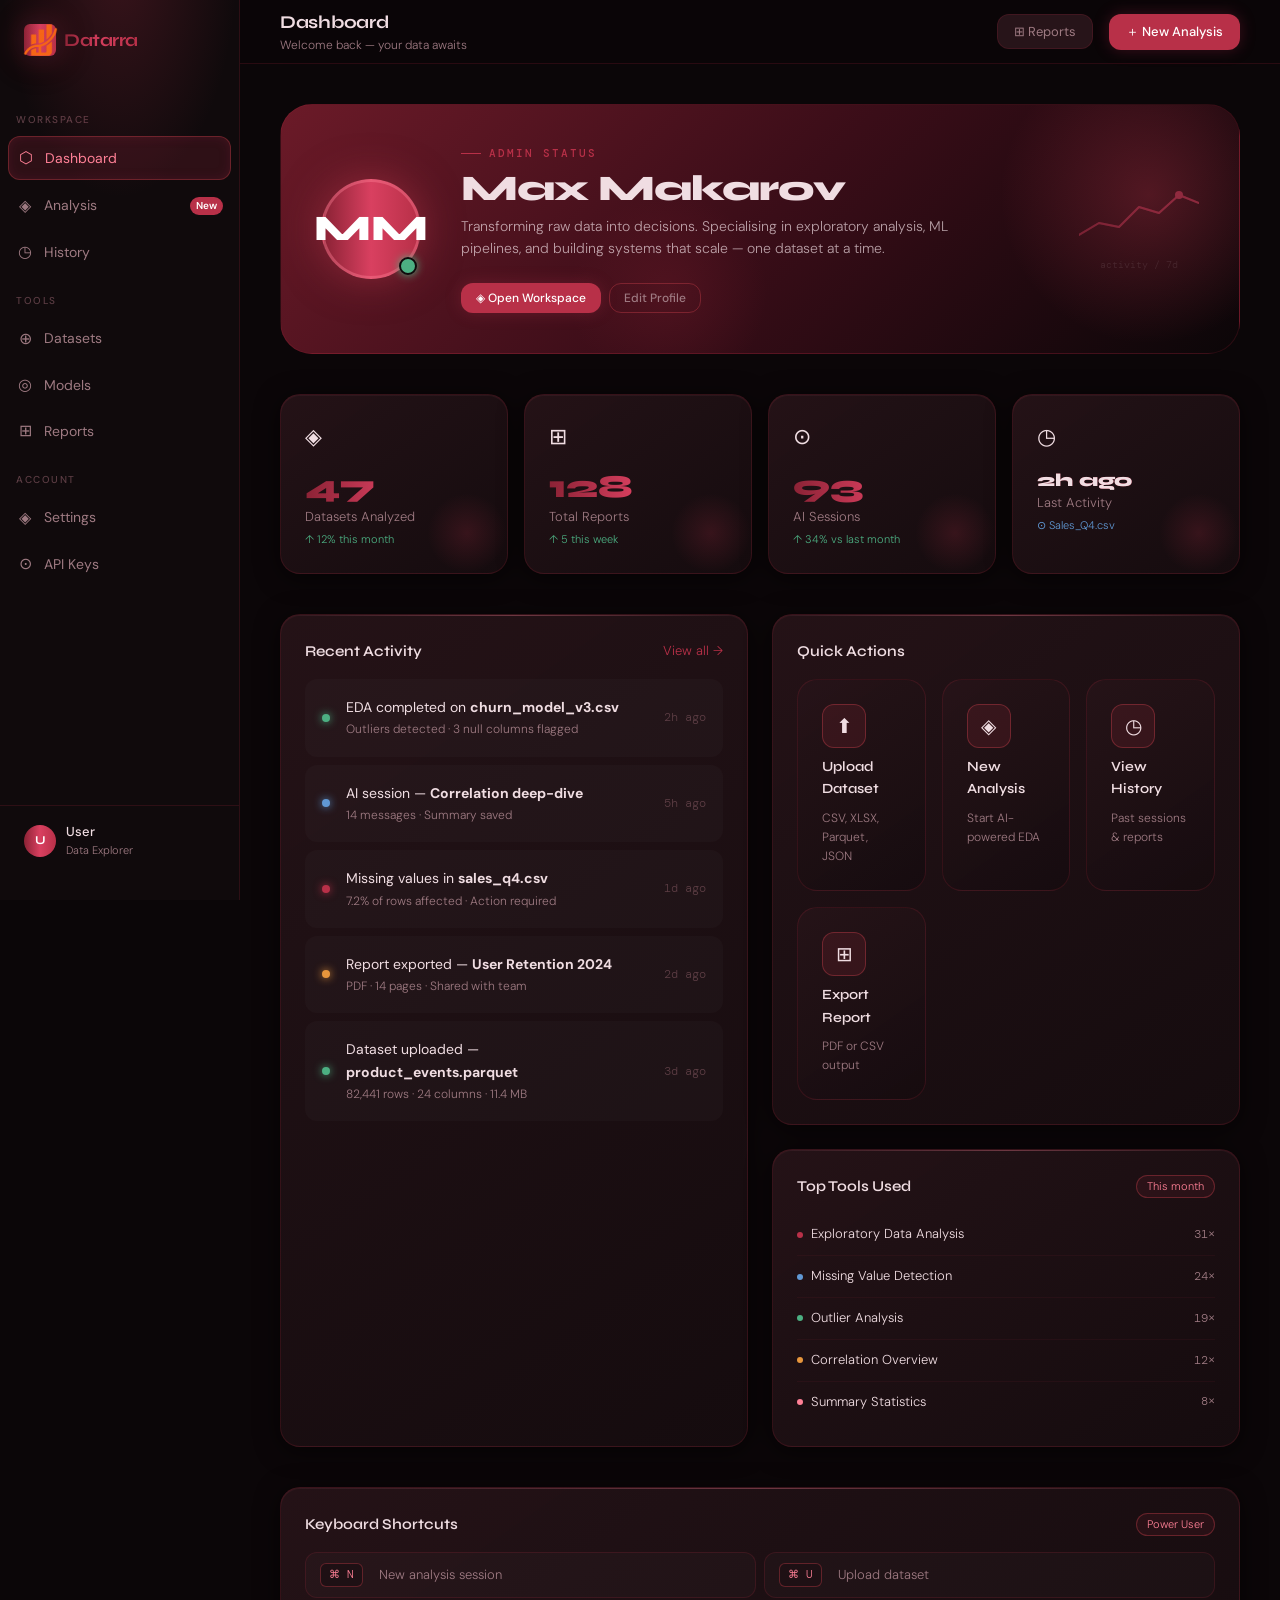
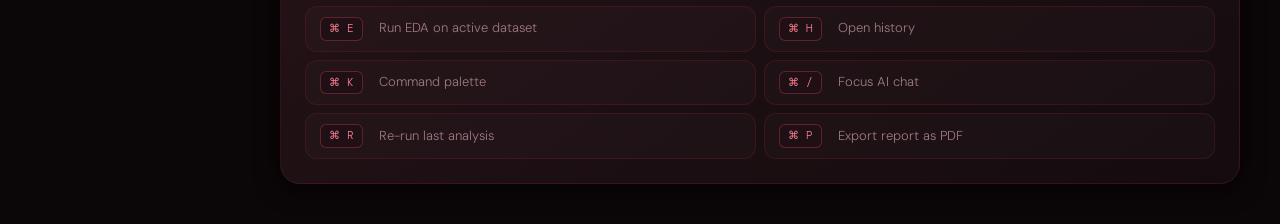
<file: frontend/pages/index.html>
<!DOCTYPE html>
<html lang="en">
<head>
  <meta charset="UTF-8" />
  <meta name="viewport" content="width=device-width, initial-scale=1.0" />
  <title>Datarra - Dashboard</title>
  <link rel="stylesheet" href="../css/style.css"/>
  <style>
    .hotkeys-grid {
      display: grid;
      grid-template-columns: repeat(2, 1fr);
      gap: var(--sp-sm);
    }
    .hotkey-item {
      display: flex;
      align-items: center;
      gap: var(--sp-md);
      padding: 10px 14px;
      border-radius: var(--r-md);
      background: rgba(255,255,255,0.02);
      border: 1px solid var(--clr-border);
      transition: all var(--dur-mid) var(--ease-out);
      cursor: pointer;
    }
    .hotkey-item:hover {
      background: rgba(180,48,72,0.08);
      border-color: var(--clr-border-hi);
    }
    .hotkey-key {
      background: var(--clr-raised);
      border: 1px solid var(--clr-border-hi);
      border-radius: var(--r-sm);
      padding: 2px 8px;
      font-family: var(--font-mono);
      font-size: 11px;
      color: var(--clr-spark);
      white-space: nowrap;
      flex-shrink: 0;
    }
    .hotkey-label { font-size: 13px; color: var(--clr-text-dim); }

    .tool-row {
      display: flex;
      align-items: center;
      gap: var(--sp-sm);
      padding: 10px 0;
      border-bottom: 1px solid rgba(180,48,72,0.08);
    }
    .tool-row:last-child { border-bottom: none; }
    .tool-dot {
      width: 6px; height: 6px;
      border-radius: var(--r-full);
      background: var(--clr-cherry);
      flex-shrink: 0;
    }
    .tool-name { font-size: 13px; color: var(--clr-text); flex: 1; }
    .tool-count { font-family: var(--font-mono); font-size: 12px; color: var(--clr-text-dim); }
  </style>
</head>
<body>
<div class="app-shell">

  
  <aside class="sidebar">
    <div class="sidebar-logo">
      <div class="logo-mark"><img src="../assets/logo.png" alt="Description of the image" width="50" height="50"></div>
      <span class="logo-text">Datarra</span>
    </div>

    <nav class="sidebar-nav">
      <span class="nav-section-label">Workspace</span>

      <a href="index.html" class="nav-link active">
        <span class="nav-icon">⬡</span> Dashboard
      </a>
      <a href="analysis.html" class="nav-link">
        <span class="nav-icon">◈</span> Analysis
        <span class="nav-badge">New</span>
      </a>
      <a href="history.html" class="nav-link">
        <span class="nav-icon">◷</span> History
      </a>

      <span class="nav-section-label">Tools</span>

      <a href="#" class="nav-link">
        <span class="nav-icon">⊕</span> Datasets
      </a>
      <a href="#" class="nav-link">
        <span class="nav-icon">◎</span> Models
      </a>
      <a href="#" class="nav-link">
        <span class="nav-icon">⊞</span> Reports
      </a>

      <span class="nav-section-label">Account</span>

      <a href="profile.html" class="nav-link">
        <span class="nav-icon">◈</span> Settings
      </a>
      <a href="#" class="nav-link">
        <span class="nav-icon">⊙</span> API Keys
      </a>
    </nav>

    <div class="sidebar-footer">
      <div class="sidebar-user">
        <div class="sidebar-avatar" data-user-initials>U</div>
        <div class="sidebar-user-info">
          <div class="sidebar-user-name" data-user-name>User</div>
          <div class="sidebar-user-role" data-user-role>Data Explorer</div>
        </div>
      </div>
    </div>
  </aside>

  <main class="main">
    <div class="topbar">
      <div class="topbar-left">
        <span class="topbar-title">Dashboard</span>
        <span class="topbar-sub">Welcome back — your data awaits</span>
      </div>
      <div class="topbar-right">
        <button class="topbar-btn" onclick="window.location.href='history.html'">⊞ Reports</button>
        <button class="topbar-btn btn-primary" onclick="window.location.href='analysis.html'">＋ New Analysis</button>
      </div>
    </div>

    <div class="page-content">
      <div class="profile-hero animate-up">
        <div class="profile-avatar-wrap">
          <div class="profile-avatar">MM</div>
          <div class="profile-status"></div>
        </div>
        <div class="profile-info">
          <div class="hero-tag">Admin status</div>
          <h1 class="profile-name">Max Makarov</h1>
          <p class="profile-bio">
            Transforming raw data into decisions. Specialising in exploratory analysis, ML pipelines, and building systems that scale — one dataset at a time.
          </p>
          <div class="profile-actions">
            <button class="btn btn-solid btn-sm" onclick="window.location.href='analysis.html'">◈ Open Workspace</button>
            <button class="btn btn-outline btn-sm">Edit Profile</button>
          </div>
        </div>

        <div style="margin-left:auto;opacity:0.5;z-index:1;">
          <svg width="120" height="60" viewBox="0 0 120 60" fill="none">
            <polyline points="0,50 20,38 40,42 60,22 80,28 100,10 120,18" stroke="#d94060" stroke-width="2" fill="none" stroke-linecap="round" stroke-linejoin="round"/>
            <polyline points="0,50 20,38 40,42 60,22 80,28 100,10 120,18" stroke="url(#sg)" stroke-width="2" fill="none" stroke-linecap="round" stroke-linejoin="round" opacity="0.4"/>
            <circle cx="100" cy="10" r="4" fill="#d94060"/>
            <defs>
              <linearGradient id="sg" x1="0" y1="0" x2="120" y2="0" gradientUnits="userSpaceOnUse">
                <stop offset="0%" stop-color="#8b2235"/>
                <stop offset="100%" stop-color="#d94060"/>
              </linearGradient>
            </defs>
          </svg>
          <div style="font-family:var(--font-mono);font-size:10px;color:var(--clr-text-ghost);text-align:center;margin-top:4px;">activity / 7d</div>
        </div>
      </div>

      <div class="stats-grid animate-up animate-up-1">
        <div class="stat-card">
          <span class="stat-icon">◈</span>
          <div class="stat-value" id="stat-datasets">0</div>
          <div class="stat-label">Datasets Analyzed</div>
          <div class="stat-change">↑ 12% this month</div>
        </div>
        <div class="stat-card">
          <span class="stat-icon">⊞</span>
          <div class="stat-value" id="stat-reports">0</div>
          <div class="stat-label">Total Reports</div>
          <div class="stat-change">↑ 5 this week</div>
        </div>
        <div class="stat-card">
          <span class="stat-icon">⊙</span>
          <div class="stat-value" id="stat-sessions">0</div>
          <div class="stat-label">AI Sessions</div>
          <div class="stat-change">↑ 34% vs last month</div>
        </div>
        <div class="stat-card">
          <span class="stat-icon">◷</span>
          <div class="stat-value" style="-webkit-text-fill-color:var(--clr-text);font-size:18px;margin-top:8px;">2h ago</div>
          <div class="stat-label">Last Activity</div>
          <div class="stat-change" style="color:var(--clr-info);">⊙ Sales_Q4.csv</div>
        </div>
      </div>

      <div class="grid-2 animate-up animate-up-2">

        <div class="card">
          <div class="card-header">
            <h2 class="card-title">Recent Activity</h2>
            <a href="history.html" class="section-link">View all →</a>
          </div>
          <div class="activity-list">
            <div class="activity-item">
              <div class="activity-dot dot-green"></div>
              <div class="activity-content">
                <div class="activity-title">EDA completed on <strong>churn_model_v3.csv</strong></div>
                <div class="activity-meta">Outliers detected · 3 null columns flagged</div>
              </div>
              <span class="activity-time">2h ago</span>
            </div>
            <div class="activity-item">
              <div class="activity-dot dot-blue"></div>
              <div class="activity-content">
                <div class="activity-title">AI session — <strong>Correlation deep-dive</strong></div>
                <div class="activity-meta">14 messages · Summary saved</div>
              </div>
              <span class="activity-time">5h ago</span>
            </div>
            <div class="activity-item">
              <div class="activity-dot dot-red"></div>
              <div class="activity-content">
                <div class="activity-title">Missing values in <strong>sales_q4.csv</strong></div>
                <div class="activity-meta">7.2% of rows affected · Action required</div>
              </div>
              <span class="activity-time">1d ago</span>
            </div>
            <div class="activity-item">
              <div class="activity-dot dot-warn"></div>
              <div class="activity-content">
                <div class="activity-title">Report exported — <strong>User Retention 2024</strong></div>
                <div class="activity-meta">PDF · 14 pages · Shared with team</div>
              </div>
              <span class="activity-time">2d ago</span>
            </div>
            <div class="activity-item">
              <div class="activity-dot dot-green"></div>
              <div class="activity-content">
                <div class="activity-title">Dataset uploaded — <strong>product_events.parquet</strong></div>
                <div class="activity-meta">82,441 rows · 24 columns · 11.4 MB</div>
              </div>
              <span class="activity-time">3d ago</span>
            </div>
          </div>
        </div>

        <div style="display:flex;flex-direction:column;gap:var(--sp-lg);">

          <div class="card">
            <div class="card-header">
              <h2 class="card-title">Quick Actions</h2>
            </div>
            <div class="quick-actions-grid">
              <a href="analysis.html" class="quick-action">
                <div class="qa-icon">⬆</div>
                <div class="qa-title">Upload Dataset</div>
                <div class="qa-desc">CSV, XLSX, Parquet, JSON</div>
              </a>
              <a href="analysis.html" class="quick-action">
                <div class="qa-icon">◈</div>
                <div class="qa-title">New Analysis</div>
                <div class="qa-desc">Start AI-powered EDA</div>
              </a>
              <a href="history.html" class="quick-action">
                <div class="qa-icon">◷</div>
                <div class="qa-title">View History</div>
                <div class="qa-desc">Past sessions & reports</div>
              </a>
              <a href="#" class="quick-action">
                <div class="qa-icon">⊞</div>
                <div class="qa-title">Export Report</div>
                <div class="qa-desc">PDF or CSV output</div>
              </a>
            </div>
          </div>

          <div class="card">
            <div class="card-header">
              <h2 class="card-title">Top Tools Used</h2>
              <span class="card-badge">This month</span>
            </div>
            <div>
              <div class="tool-row">
                <div class="tool-dot" style="background:var(--clr-cherry)"></div>
                <span class="tool-name">Exploratory Data Analysis</span>
                <span class="tool-count">31×</span>
              </div>
              <div class="tool-row">
                <div class="tool-dot" style="background:var(--clr-info)"></div>
                <span class="tool-name">Missing Value Detection</span>
                <span class="tool-count">24×</span>
              </div>
              <div class="tool-row">
                <div class="tool-dot" style="background:var(--clr-success)"></div>
                <span class="tool-name">Outlier Analysis</span>
                <span class="tool-count">19×</span>
              </div>
              <div class="tool-row">
                <div class="tool-dot" style="background:var(--clr-warn)"></div>
                <span class="tool-name">Correlation Overview</span>
                <span class="tool-count">12×</span>
              </div>
              <div class="tool-row">
                <div class="tool-dot" style="background:var(--clr-spark)"></div>
                <span class="tool-name">Summary Statistics</span>
                <span class="tool-count">8×</span>
              </div>
            </div>
          </div>

        </div>
      </div>

      <div class="card animate-up animate-up-3">
        <div class="card-header">
          <h2 class="card-title">Keyboard Shortcuts</h2>
          <span class="card-badge">Power User</span>
        </div>
        <div class="hotkeys-grid">
          <div class="hotkey-item"><span class="hotkey-key">⌘ N</span><span class="hotkey-label">New analysis session</span></div>
          <div class="hotkey-item"><span class="hotkey-key">⌘ U</span><span class="hotkey-label">Upload dataset</span></div>
          <div class="hotkey-item"><span class="hotkey-key">⌘ E</span><span class="hotkey-label">Run EDA on active dataset</span></div>
          <div class="hotkey-item"><span class="hotkey-key">⌘ H</span><span class="hotkey-label">Open history</span></div>
          <div class="hotkey-item"><span class="hotkey-key">⌘ K</span><span class="hotkey-label">Command palette</span></div>
          <div class="hotkey-item"><span class="hotkey-key">⌘ /</span><span class="hotkey-label">Focus AI chat</span></div>
          <div class="hotkey-item"><span class="hotkey-key">⌘ R</span><span class="hotkey-label">Re-run last analysis</span></div>
          <div class="hotkey-item"><span class="hotkey-key">⌘ P</span><span class="hotkey-label">Export report as PDF</span></div>
        </div>
      </div>

    </div>
  </main>
</div>

<script src="../js/config.js"></script>
<script src="../js/script.js"></script>
<script>
  updateUserUI();
  const targets = { 'stat-datasets': 47, 'stat-reports': 128, 'stat-sessions': 93 };
  Object.entries(targets).forEach(([id, target]) => {
    animateCounter(document.getElementById(id), target, 1200);
  });
</script>

</body>
</html>
</file>
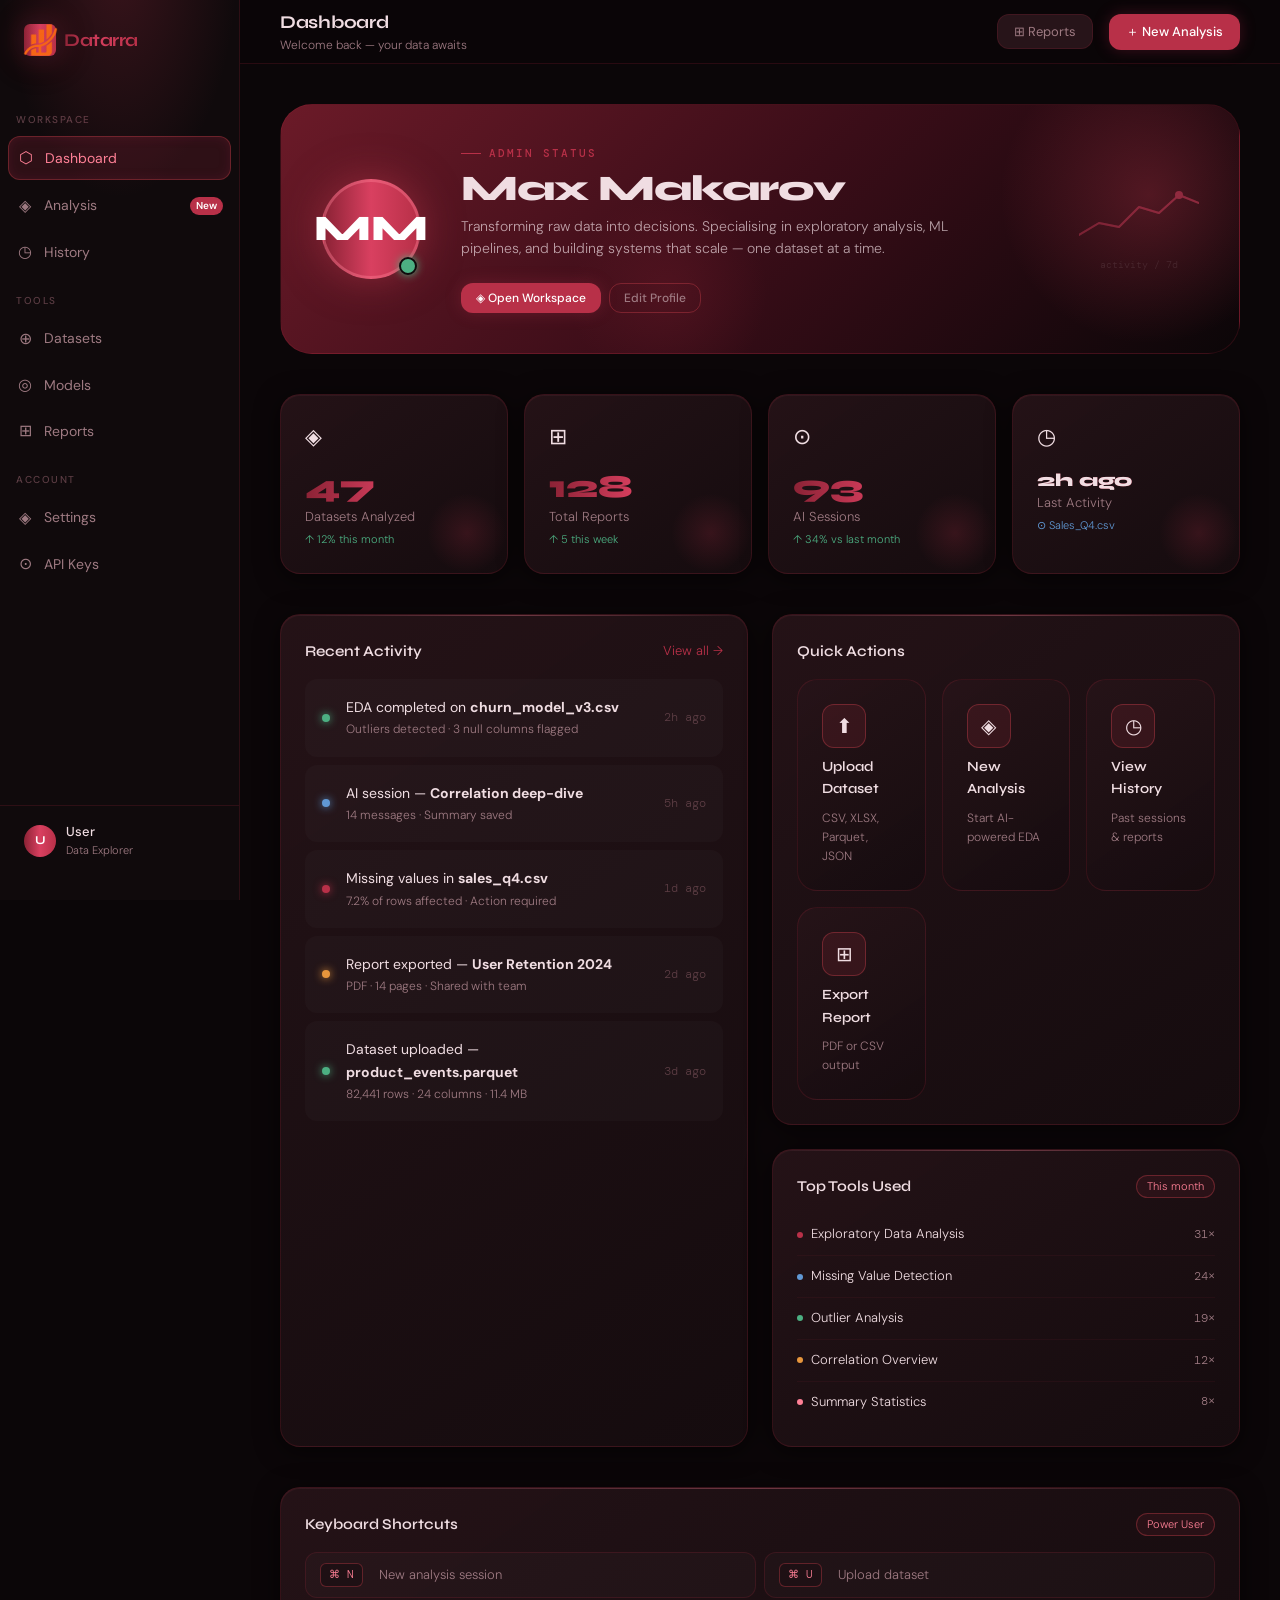
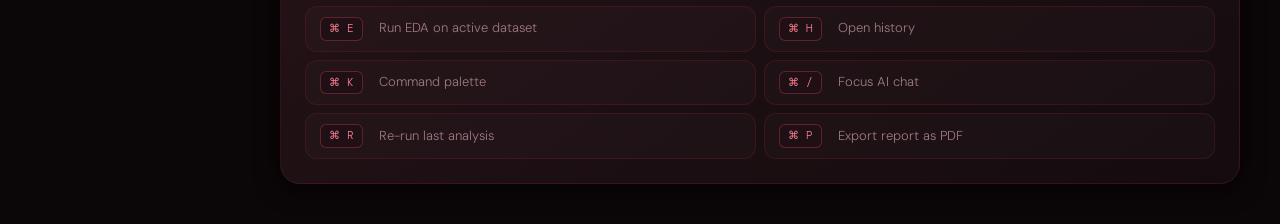
<file: frontend/pages/admin.html>
<!DOCTYPE html>
<html lang="en">
<head>
  <meta charset="UTF-8" />
  <meta name="viewport" content="width=device-width, initial-scale=1.0" />
  <title>Datarra - Admin Panel</title>
  <link rel="stylesheet" href="../css/style.css" />
  <style>
    .admin-overview {
      display: grid;
      gap: var(--sp-lg);
    }

    .admin-stats {
      display: grid;
      grid-template-columns: repeat(4, 1fr);
      gap: var(--sp-md);
    }

    .service-row {
      display: flex;
      align-items: center;
      justify-content: space-between;
      gap: var(--sp-md);
      padding: 14px 0;
      border-bottom: 1px solid rgba(180,48,72,0.08);
    }
    .service-row:last-child { border-bottom: none; }

    .service-name {
      font-size: 13px;
      color: var(--clr-text);
      font-weight: 500;
    }
    .service-status {
      font-size: 12px;
      color: var(--clr-text-dim);
      white-space: nowrap;
    }

    .progress-label {
      display: flex;
      justify-content: space-between;
      gap: var(--sp-sm);
      font-size: 12px;
      color: var(--clr-text-dim);
      margin-bottom: 8px;
    }

    .progress-bar-small {
      height: 8px;
      border-radius: var(--r-full);
      overflow: hidden;
      background: rgba(255,255,255,0.06);
    }
    .progress-fill-small {
      height: 100%;
      background: var(--clr-cherry);
      width: 0;
      transition: width 0.5s var(--ease-out);
    }

    .audit-list {
      display: flex;
      flex-direction: column;
      gap: var(--sp-sm);
    }
    .audit-item {
      background: rgba(255,255,255,0.02);
      border: 1px solid transparent;
      border-radius: var(--r-md);
      padding: var(--sp-md);
      transition: all var(--dur-mid) var(--ease-out);
    }
    .audit-item:hover {
      background: rgba(180,48,72,0.08);
      border-color: var(--clr-border);
    }

    .audit-title {
      font-size: 14px;
      font-weight: 600;
      color: var(--clr-text);
      margin-bottom: 6px;
    }
    .audit-meta {
      display: flex;
      flex-wrap: wrap;
      gap: var(--sp-sm);
      font-size: 12px;
      color: var(--clr-text-dim);
    }
    .audit-time {
      font-family: var(--font-mono);
      color: var(--clr-text-ghost);
    }

    .table-row-meta {
      display: flex;
      flex-wrap: wrap;
      gap: 10px;
      font-size: 12px;
      color: var(--clr-text-dim);
      margin-top: 6px;
    }

    @media (max-width: 900px) {
      .admin-stats { grid-template-columns: repeat(2, 1fr); }
      .grid-2 { grid-template-columns: 1fr; }
    }
  </style>
</head>
<body>
<div class="app-shell">

  <aside class="sidebar">
    <div class="sidebar-logo">
      <div class="logo-mark"><img src="../assets/logo.png" alt="Description of the image" width="50" height="50"></div>
      <span class="logo-text">Datarra</span>
    </div>

    <nav class="sidebar-nav">
      <span class="nav-section-label">Workspace</span>

      <a href="index.html" class="nav-link">
        <span class="nav-icon">⬡</span> Dashboard
      </a>
      <a href="analysis.html" class="nav-link">
        <span class="nav-icon">◈</span> Analysis
        <span class="nav-badge">New</span>
      </a>
      <a href="history.html" class="nav-link">
        <span class="nav-icon">◷</span> History
      </a>
      <a href="admin.html" class="nav-link" data-admin-only>
        <span class="nav-icon">♛</span> Admin
      </a>

      <span class="nav-section-label">Tools</span>

      <a href="#" class="nav-link">
        <span class="nav-icon">⊕</span> Datasets
      </a>
      <a href="#" class="nav-link">
        <span class="nav-icon">◎</span> Models
      </a>
      <a href="#" class="nav-link">
        <span class="nav-icon">⊞</span> Reports
      </a>

      <span class="nav-section-label">Account</span>

      <a href="profile.html" class="nav-link">
        <span class="nav-icon">◈</span> Settings
      </a>
      <a href="#" class="nav-link">
        <span class="nav-icon">⊙</span> API Keys
      </a>
    </nav>

    <div class="sidebar-footer">
      <div class="sidebar-user">
        <div class="sidebar-avatar" data-user-initials>U</div>
        <div class="sidebar-user-info">
          <div class="sidebar-user-name" data-user-name>User</div>
          <div class="sidebar-user-role" data-user-role>Data Explorer</div>
        </div>
      </div>
    </div>
  </aside>

  <main class="main">
    <div class="topbar">
      <div class="topbar-left">
        <span class="topbar-title">Admin Panel</span>
        <span class="topbar-sub">Manage users, system health, and audit activity</span>
      </div>
      <div class="topbar-right">
        <button class="topbar-btn" onclick="window.location.href='history.html'">⊞ Audit Logs</button>
        <button class="topbar-btn btn-primary" onclick="window.location.href='analysis.html'">＋ New Analysis</button>
      </div>
    </div>

    <div class="page-content">
      <div class="admin-overview">
        <div class="admin-stats animate-up">
          <div class="stat-card">
            <span class="stat-icon">👥</span>
            <div class="stat-value">28</div>
            <div class="stat-label">Active Team Members</div>
            <div class="stat-change">↑ 2 since yesterday</div>
          </div>
          <div class="stat-card">
            <span class="stat-icon">🔐</span>
            <div class="stat-value">5</div>
            <div class="stat-label">Pending Invites</div>
            <div class="stat-change">3 accepted this week</div>
          </div>
          <div class="stat-card">
            <span class="stat-icon">⚙️</span>
            <div class="stat-value">99.7%</div>
            <div class="stat-label">System Uptime</div>
            <div class="stat-change" style="color:var(--clr-info);">Stable</div>
          </div>
          <div class="stat-card">
            <span class="stat-icon">🚨</span>
            <div class="stat-value">2</div>
            <div class="stat-label">Open Alerts</div>
            <div class="stat-change" style="color:var(--clr-warn);">Review required</div>
          </div>
        </div>

        <div class="grid-2 animate-up animate-up-1">
          <div class="card">
            <div class="card-header">
              <h2 class="card-title">User Access</h2>
              <a href="#" class="section-link">Manage roles →</a>
            </div>
            <table class="data-table">
              <thead>
                <tr>
                  <th>Name</th>
                  <th>Role</th>
                  <th>Status</th>
                </tr>
              </thead>
              <tbody>
                <tr>
                  <td>Max Makarov</td>
                  <td>Owner</td>
                  <td><span class="chip chip-success">Active</span></td>
                </tr>
                <tr>
                  <td>Alex Kim</td>
                  <td>Data Explorer</td>
                  <td><span class="chip chip-info">Pending</span></td>
                </tr>
                <tr>
                  <td>Priya Shah</td>
                  <td>Analyst</td>
                  <td><span class="chip chip-success">Active</span></td>
                </tr>
                <tr>
                  <td>Jae Park</td>
                  <td>ML Engineer</td>
                  <td><span class="chip chip-warn">SAML issue</span></td>
                </tr>
                <tr>
                  <td>Leila Gomez</td>
                  <td>Product</td>
                  <td><span class="chip chip-info">Invite sent</span></td>
                </tr>
              </tbody>
            </table>
          </div>

          <div class="card">
            <div class="card-header">
              <h2 class="card-title">System Health</h2>
              <span class="card-badge">Overview</span>
            </div>
            <div class="service-row">
              <div>
                <div class="service-name">API Gateway</div>
                <div class="service-status">Response 132ms</div>
              </div>
              <div style="flex:1;min-width:120px;">
                <div class="progress-label"><span>Performance</span><span>96%</span></div>
                <div class="progress-bar-small"><div class="progress-fill-small" style="width:96%"></div></div>
              </div>
            </div>
            <div class="service-row">
              <div>
                <div class="service-name">Data Ingestion</div>
                <div class="service-status">Batch queue healthy</div>
              </div>
              <div style="flex:1;min-width:120px;">
                <div class="progress-label"><span>Throughput</span><span>92%</span></div>
                <div class="progress-bar-small"><div class="progress-fill-small" style="width:92%"></div></div>
              </div>
            </div>
            <div class="service-row">
              <div>
                <div class="service-name">AI Model API</div>
                <div class="service-status">Serving 14 req/s</div>
              </div>
              <div style="flex:1;min-width:120px;">
                <div class="progress-label"><span>Availability</span><span>99%</span></div>
                <div class="progress-bar-small"><div class="progress-fill-small" style="width:99%"></div></div>
              </div>
            </div>
            <div class="service-row">
              <div>
                <div class="service-name">Auth / SSO</div>
                <div class="service-status">2 sign-in failures</div>
              </div>
              <div style="flex:1;min-width:120px;">
                <div class="progress-label"><span>Integrity</span><span>88%</span></div>
                <div class="progress-bar-small"><div class="progress-fill-small" style="width:88%"></div></div>
              </div>
            </div>
          </div>
        </div>

        <div class="card animate-up animate-up-2">
          <div class="card-header">
            <h2 class="card-title">Recent Audit Activity</h2>
            <a href="#" class="section-link">View full log →</a>
          </div>
          <div class="audit-list">
            <div class="audit-item">
              <div class="audit-title">Access granted to Priya Shah</div>
              <div class="audit-meta"><span>Role updated: Analyst</span><span class="audit-time">1h ago</span></div>
            </div>
            <div class="audit-item">
              <div class="audit-title">SAML session reauthenticated</div>
              <div class="audit-meta"><span>Jae Park</span><span class="audit-time">3h ago</span></div>
            </div>
            <div class="audit-item">
              <div class="audit-title">API key rotated</div>
              <div class="audit-meta"><span>Service account: ingestion-bot</span><span class="audit-time">9h ago</span></div>
            </div>
            <div class="audit-item">
              <div class="audit-title">Dataset retention policy updated</div>
              <div class="audit-meta"><span>Retention 180 → 365 days</span><span class="audit-time">Yesterday</span></div>
            </div>
          </div>
        </div>
      </div>
    </div>
  </main>
</div>

<script src="../js/config.js"></script>
<script src="../js/script.js"></script>
<script>
  requireAdmin();
  setupAdminVisibility();
  updateUserUI();
</script>
</body>
</html>
</file>
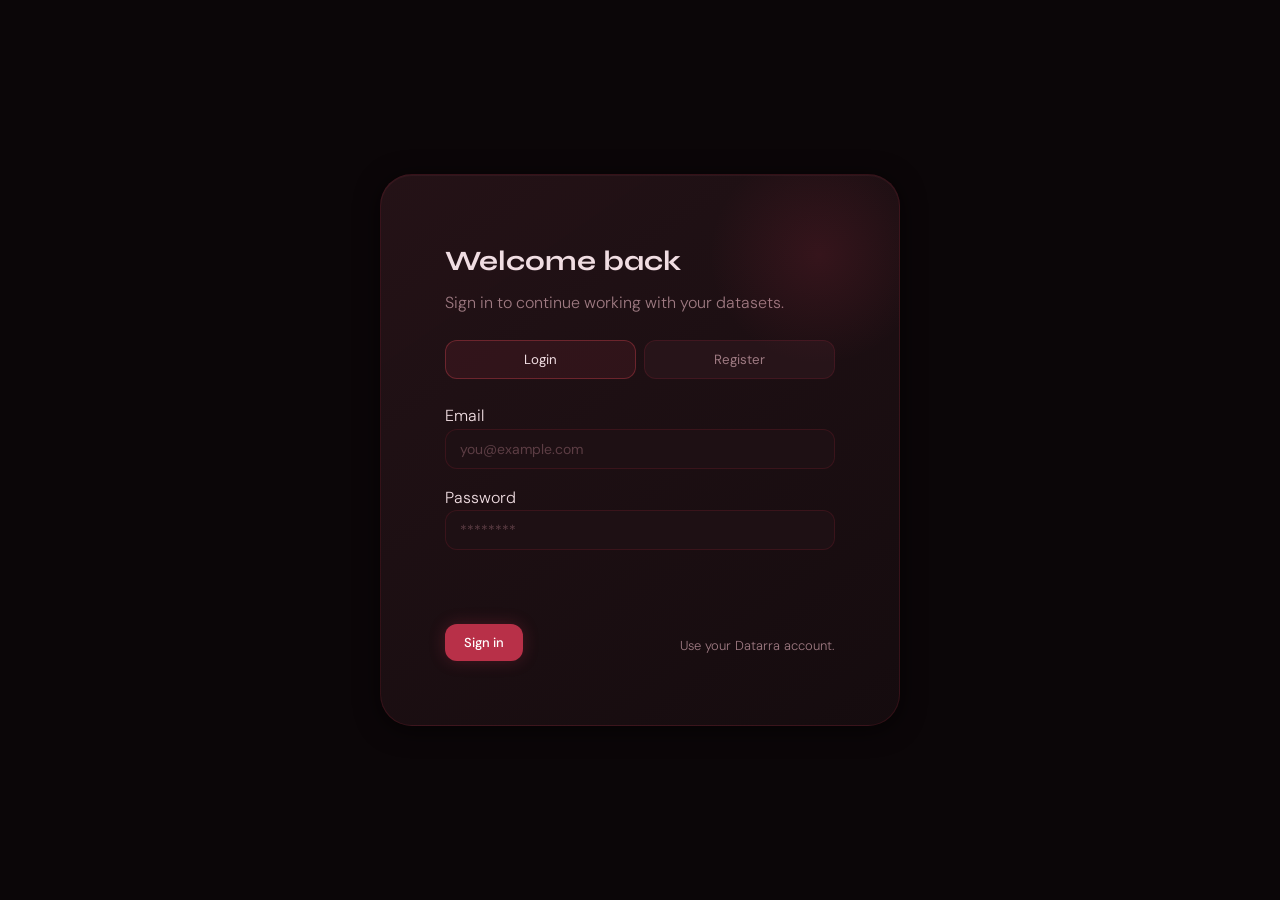
<file: frontend/pages/analysis.html>
<!DOCTYPE html>
<html lang="en">
<head>
  <meta charset="UTF-8" />
  <meta name="viewport" content="width=device-width, initial-scale=1.0" />
  <title>Datarra - Analysis</title>
  <link rel="stylesheet" href="../css/style.css" />
  <style>
    .analysis-layout {
      display: grid;
      grid-template-columns: 220px 1fr 320px;
      grid-template-rows: auto 1fr;
      gap: var(--sp-md);
      flex: 1;
      min-height: 0;
      padding: var(--sp-md) var(--sp-xl);
      padding-bottom: var(--sp-xl);
    }

    .upload-bar {
      grid-column: 1 / -1;
      padding: 0;
    }

    .drop-zone {
      border: 2px dashed var(--clr-border-hi);
      border-radius: var(--r-lg);
      background: rgba(39, 20, 25, 0.4);
      display: flex;
      align-items: center;
      justify-content: center;
      flex-direction: column;
      gap: var(--sp-sm);
      padding: var(--sp-xl);
      cursor: pointer;
      transition: all var(--dur-mid) var(--ease-out);
      position: relative;
      overflow: hidden;
    }

    .drop-zone::before {
      content: '';
      position: absolute;
      inset: 0;
      background: radial-gradient(ellipse at 50% 0%, rgba(180,48,72,0.08) 0%, transparent 70%);
    }

    .drop-zone:hover, .drop-zone.dragover {
      border-color: var(--clr-cherry);
      background: rgba(180,48,72,0.08);
      box-shadow: 0 0 30px rgba(180,48,72,0.1) inset;
    }

    .drop-icon {
      font-size: 36px;
      line-height: 1;
      margin-bottom: var(--sp-xs);
    }

    .drop-title {
      font-family: var(--font-display);
      font-weight: 600;
      font-size: 16px;
    }

    .drop-sub { font-size: 13px; color: var(--clr-text-dim); }

    .drop-formats {
      display: flex;
      gap: var(--sp-sm);
      margin-top: var(--sp-sm);
    }

    .dataset-info {
      grid-column: 1 / -1;
      display: none;
    }

    .dataset-info.visible { display: block; }

    .dataset-meta {
      display: flex;
      align-items: center;
      gap: var(--sp-xl);
      padding: var(--sp-md) var(--sp-lg);
      background: rgba(76,175,130,0.06);
      border: 1px solid rgba(76,175,130,0.2);
      border-radius: var(--r-lg);
    }

    .dataset-name-block { flex: 1; }
    .dataset-filename {
      font-family: var(--font-mono);
      font-size: 15px;
      font-weight: 500;
      color: var(--clr-text);
    }
    .dataset-status-line { font-size: 12px; color: var(--clr-success); margin-top: 2px; }

    .dataset-stat { text-align: center; }
    .ds-val { font-family: var(--font-display); font-weight: 700; font-size: 20px; color: var(--clr-text); }
    .ds-lbl { font-size: 11px; color: var(--clr-text-dim); }

    .hotkeys-panel {
      background: var(--clr-abyss);
      border: 1px solid var(--clr-border);
      border-radius: var(--r-lg);
      padding: var(--sp-md);
      display: flex;
      flex-direction: column;
      gap: var(--sp-xs);
      overflow-y: auto;
    }

    .hp-title {
      font-family: var(--font-display);
      font-weight: 600;
      font-size: 12px;
      letter-spacing: 0.8px;
      text-transform: uppercase;
      color: var(--clr-text-dim);
      padding: var(--sp-xs) var(--sp-sm);
      margin-bottom: var(--sp-xs);
    }

    .hp-btn {
      display: flex;
      flex-direction: column;
      align-items: flex-start;
      gap: 2px;
      padding: 10px 12px;
      border-radius: var(--r-md);
      background: rgba(255,255,255,0.02);
      border: 1px solid transparent;
      cursor: pointer;
      transition: all var(--dur-mid) var(--ease-out);
      font-family: var(--font-body);
      text-align: left;
      width: 100%;
      color: var(--clr-text);
    }

    .hp-btn:hover:not(:disabled) {
      background: rgba(180,48,72,0.1);
      border-color: var(--clr-border-hi);
    }

    .hp-btn.loading {
      pointer-events: none;
      opacity: 0.7;
    }

    .hp-btn:disabled { opacity: 0.4; cursor: not-allowed; }

    .hp-btn-name {
      font-size: 13px;
      font-weight: 500;
      display: flex;
      align-items: center;
      gap: 6px;
    }

    .hp-btn-desc { font-size: 11px; color: var(--clr-text-ghost); }

    .hp-sep {
      height: 1px;
      background: var(--clr-border);
      margin: var(--sp-xs) 0;
    }

    .results-panel {
      background: var(--clr-abyss);
      border: 1px solid var(--clr-border);
      border-radius: var(--r-lg);
      display: flex;
      flex-direction: column;
      overflow: hidden;
      min-height: 0;
    }

    .results-header {
      padding: var(--sp-md) var(--sp-lg);
      border-bottom: 1px solid var(--clr-border);
      display: flex;
      align-items: center;
      gap: var(--sp-md);
    }

    .results-title {
      font-family: var(--font-display);
      font-weight: 700;
      font-size: 15px;
      flex: 1;
    }

    .results-body {
      flex: 1;
      overflow-y: auto;
      padding: var(--sp-lg);
      display: flex;
      flex-direction: column;
      gap: var(--sp-lg);
    }

    .empty-state {
      display: flex;
      flex-direction: column;
      align-items: center;
      justify-content: center;
      gap: var(--sp-md);
      padding: var(--sp-2xl);
      text-align: center;
      height: 100%;
      opacity: 0.6;
    }

    .empty-icon { font-size: 48px; opacity: 0.5; }
    .empty-title { font-family: var(--font-display); font-size: 18px; font-weight: 600; }
    .empty-desc { font-size: 13px; color: var(--clr-text-dim); max-width: 260px; }

    .result-block {
      animation: slide-up 0.4s var(--ease-out) both;
    }

    .result-block-header {
      display: flex;
      align-items: center;
      gap: var(--sp-sm);
      margin-bottom: var(--sp-md);
      font-family: var(--font-display);
      font-weight: 600;
      font-size: 14px;
    }

    .result-block-header .badge {
      font-size: 10px;
      padding: 2px 8px;
      border-radius: var(--r-full);
      background: rgba(180,48,72,0.15);
      border: 1px solid var(--clr-border-hi);
      color: var(--clr-spark);
    }

    .bar-chart {
      display: flex;
      align-items: flex-end;
      gap: 6px;
      height: 80px;
      padding: 0 var(--sp-xs);
    }

    .bar-col {
      flex: 1;
      display: flex;
      flex-direction: column;
      align-items: center;
      gap: 4px;
      height: 100%;
      justify-content: flex-end;
    }

    .bar {
      width: 100%;
      border-radius: 4px 4px 0 0;
      background: linear-gradient(to top, var(--clr-burgundy), var(--clr-cherry));
      transition: height 0.7s var(--ease-out);
      min-height: 4px;
    }

    .bar-label { font-size: 9px; color: var(--clr-text-ghost); font-family: var(--font-mono); }

    .stat-rows { display: flex; flex-direction: column; gap: 6px; }

    .stat-row {
      display: flex;
      align-items: center;
      gap: var(--sp-md);
      padding: 8px 12px;
      background: rgba(255,255,255,0.02);
      border-radius: var(--r-sm);
    }

    .sr-key { flex: 1; font-size: 12px; color: var(--clr-text-dim); font-family: var(--font-mono); }
    .sr-val { font-size: 13px; font-weight: 500; color: var(--clr-text); font-family: var(--font-mono); }
    .sr-bar { flex: 2; height: 4px; background: var(--clr-raised); border-radius: var(--r-full); overflow: hidden; }
    .sr-fill { height: 100%; background: var(--grad-accent); border-radius: var(--r-full); }

    .heatmap {
      display: grid;
      grid-template-columns: repeat(5, 1fr);
      gap: 3px;
    }

    .hm-cell {
      aspect-ratio: 1;
      border-radius: 3px;
      display: flex;
      align-items: center;
      justify-content: center;
      font-size: 9px;
      font-family: var(--font-mono);
      color: white;
      cursor: pointer;
      transition: transform var(--dur-fast);
    }

    .hm-cell:hover { transform: scale(1.1); }

    .chat-panel {
      background: var(--clr-abyss);
      border: 1px solid var(--clr-border);
      border-radius: var(--r-lg);
      display: flex;
      flex-direction: column;
      overflow: hidden;
      min-height: 0;
    }

    .chat-header {
      padding: var(--sp-md) var(--sp-lg);
      border-bottom: 1px solid var(--clr-border);
      display: flex;
      align-items: center;
      gap: var(--sp-sm);
    }

    .chat-ai-dot {
      width: 8px; height: 8px;
      border-radius: 50%;
      background: var(--clr-success);
      animation: pulse-glow 2s infinite;
    }

    .chat-title { font-family: var(--font-display); font-weight: 600; font-size: 14px; flex: 1; }
    .chat-model { font-size: 11px; color: var(--clr-text-ghost); font-family: var(--font-mono); }

    .chat-messages {
      flex: 1;
      overflow-y: auto;
      padding: var(--sp-md);
      display: flex;
      flex-direction: column;
      gap: var(--sp-sm);
    }

    .chat-bubble {
      display: flex;
      gap: var(--sp-sm);
      animation: slide-up 0.3s var(--ease-out) both;
    }

    .bubble-avatar {
      width: 28px; height: 28px;
      border-radius: var(--r-full);
      flex-shrink: 0;
      display: flex; align-items: center; justify-content: center;
      font-size: 12px;
      font-weight: 600;
      margin-top: 2px;
    }

    .bubble-ai .bubble-avatar {
      background: var(--grad-accent);
      color: white;
    }

    .bubble-user .bubble-avatar {
      background: var(--clr-raised);
      border: 1px solid var(--clr-border-hi);
      color: var(--clr-text-dim);
    }

    .bubble-user { flex-direction: row-reverse; }

    .bubble-content {
      max-width: 80%;
      padding: 10px 14px;
      border-radius: var(--r-md);
      font-size: 13px;
      line-height: 1.5;
    }

    .bubble-ai .bubble-content {
      background: rgba(39, 20, 25, 0.8);
      border: 1px solid var(--clr-border);
      color: var(--clr-text);
      border-radius: 4px var(--r-md) var(--r-md) var(--r-md);
    }

    .bubble-user .bubble-content {
      background: rgba(180,48,72,0.2);
      border: 1px solid var(--clr-border-hi);
      color: var(--clr-text);
      border-radius: var(--r-md) 4px var(--r-md) var(--r-md);
    }

    .bubble-time {
      font-size: 10px;
      color: var(--clr-text-ghost);
      margin-top: 4px;
      font-family: var(--font-mono);
      text-align: right;
    }

    .bubble-user .bubble-time { text-align: left; }

    .typing-indicator {
      display: flex;
      align-items: center;
      gap: 4px;
      padding: 10px 14px;
      background: rgba(39, 20, 25, 0.8);
      border: 1px solid var(--clr-border);
      border-radius: 4px var(--r-md) var(--r-md) var(--r-md);
      width: fit-content;
    }

    .typing-dot {
      width: 6px; height: 6px;
      border-radius: 50%;
      background: var(--clr-cherry);
      animation: typing-bounce 1.2s infinite;
    }

    .typing-dot:nth-child(2) { animation-delay: 0.2s; }
    .typing-dot:nth-child(3) { animation-delay: 0.4s; }

    @keyframes typing-bounce {
      0%, 60%, 100% { transform: translateY(0); opacity: 0.4; }
      30% { transform: translateY(-4px); opacity: 1; }
    }

    .chat-input-area {
      padding: var(--sp-md);
      border-top: 1px solid var(--clr-border);
      display: flex;
      gap: var(--sp-sm);
    }

    .chat-input {
      flex: 1;
      resize: none;
      height: 40px;
      min-height: 40px;
      max-height: 100px;
      overflow-y: auto;
      line-height: 1.4;
    }

    .chat-send {
      width: 40px; height: 40px;
      background: var(--clr-cherry);
      border: none;
      border-radius: var(--r-md);
      color: white;
      font-size: 16px;
      cursor: pointer;
      display: flex; align-items: center; justify-content: center;
      transition: all var(--dur-mid) var(--ease-out);
      flex-shrink: 0;
    }

    .chat-send:hover {
      background: var(--clr-red);
      box-shadow: var(--sh-glow);
    }

    .processing-bar {
      height: 3px;
      background: transparent;
      overflow: hidden;
    }

    .processing-bar.active {
      background: var(--clr-raised);
    }

    .processing-fill {
      height: 100%;
      background: var(--grad-accent);
      animation: processing 1.5s var(--ease-out) forwards;
    }

    @keyframes processing {
      from { width: 0; }
      to   { width: 100%; }
    }

    .spin {
      display: inline-block;
      width: 12px; height: 12px;
      border: 2px solid rgba(255,255,255,0.3);
      border-top-color: white;
      border-radius: 50%;
      animation: spin 0.8s linear infinite;
    }

    @media (max-width: 1200px) {
      .analysis-layout { grid-template-columns: 180px 1fr 280px; }
    }
    @media (max-width: 900px) {
      .analysis-layout {
        grid-template-columns: 1fr;
        grid-template-rows: auto;
      }
      .hotkeys-panel { display: none; }
      .chat-panel { min-height: 400px; }
    }
  </style>
</head>
<body>
<div class="app-shell">

  <aside class="sidebar">
    <div class="sidebar-logo">
      <div class="logo-mark"><img src="../assets/logo.png" alt="Description of the image" width="50" height="50"></div>
      <span class="logo-text">Datarra</span>
    </div>
    <nav class="sidebar-nav">
      <span class="nav-section-label">Workspace</span>
      <a href="index.html" class="nav-link"><span class="nav-icon">⬡</span> Dashboard</a>
      <a href="analysis.html" class="nav-link active"><span class="nav-icon">◈</span> Analysis <span class="nav-badge">New</span></a>
      <a href="history.html" class="nav-link"><span class="nav-icon">◷</span> History</a>
      <span class="nav-section-label">Tools</span>
      <a href="#" class="nav-link"><span class="nav-icon">⊕</span> Datasets</a>
      <a href="#" class="nav-link"><span class="nav-icon">◎</span> Models</a>
      <a href="#" class="nav-link"><span class="nav-icon">⊞</span> Reports</a>
      <span class="nav-section-label">Account</span>
      <a href="profile.html" class="nav-link"><span class="nav-icon">◈</span> Settings</a>
      <a href="#" class="nav-link"><span class="nav-icon">⊙</span> API Keys</a>
    </nav>
    <div class="sidebar-footer">
      <div class="sidebar-user">
        <div class="sidebar-avatar" data-user-initials>U</div>
        <div class="sidebar-user-info">
          <div class="sidebar-user-name" data-user-name>User</div>
          <div class="sidebar-user-role" data-user-role>Data Explorer</div>
        </div>
      </div>
    </div>
  </aside>

  <main class="main" style="overflow:hidden;">

    <div class="topbar">
      <div class="topbar-left">
        <span class="topbar-title">Analysis Workspace</span>
        <span class="topbar-sub" id="ws-status">Upload a dataset to begin</span>
      </div>
      <div class="topbar-right">
        <button class="topbar-btn" id="btn-reset" onclick="resetWorkspace()" style="display:none">⊗ Reset</button>
        <button class="topbar-btn btn-primary" id="btn-upload-top" onclick="triggerUpload()">⬆ Upload Dataset</button>
      </div>
    </div>

    <div class="processing-bar" id="proc-bar">
      <div class="processing-fill" id="proc-fill" style="display:none"></div>
    </div>

    <div class="analysis-layout">

      <div class="upload-bar">
        <div class="drop-zone" id="drop-zone"
             onclick="triggerUpload()"
             ondragover="handleDragOver(event)"
             ondragleave="handleDragLeave(event)"
             ondrop="handleDrop(event)">
          <div class="drop-icon">⬆</div>
          <div class="drop-title">Drop your dataset here</div>
          <div class="drop-sub">or click to browse files</div>
          <div class="drop-formats">
            <span class="chip chip-cherry">CSV</span>
            <span class="chip chip-info">XLSX</span>
            <span class="chip chip-cherry">Parquet</span>
            <span class="chip chip-info">JSON</span>
            <span class="chip chip-cherry">TSV</span>
          </div>
        </div>

        <div class="dataset-info" id="dataset-info">
          <div class="dataset-meta">
            <div class="dataset-name-block">
              <div class="dataset-filename" id="ds-filename">—</div>
              <div class="dataset-status-line">✓ Loaded successfully · Ready for analysis</div>
            </div>
            <div class="dataset-stat"><div class="ds-val" id="ds-rows">—</div><div class="ds-lbl">Rows</div></div>
            <div class="dataset-stat"><div class="ds-val" id="ds-cols">—</div><div class="ds-lbl">Columns</div></div>
            <div class="dataset-stat"><div class="ds-val" id="ds-size">—</div><div class="ds-lbl">Size</div></div>
            <div class="dataset-stat"><div class="ds-val" id="ds-nulls">—</div><div class="ds-lbl">Null %</div></div>
            <button class="btn btn-outline btn-sm" onclick="triggerUpload()">⬆ Replace</button>
          </div>
        </div>

        <input type="file" id="file-input" accept=".csv,.xlsx,.json,.parquet,.tsv" style="display:none" onchange="handleFileSelect(event)"/>
      </div>

      <div class="hotkeys-panel">
        <div class="hp-title">Quick Analysis</div>

        <button class="hp-btn" id="hp-eda" onclick="runAnalysis('eda')" disabled>
          <span class="hp-btn-name">◈ Run EDA</span>
          <span class="hp-btn-desc">Full exploratory report</span>
        </button>
        <button class="hp-btn" id="hp-outliers" onclick="runAnalysis('outliers')" disabled>
          <span class="hp-btn-name">⊙ Detect Outliers</span>
          <span class="hp-btn-desc">IQR & Z-score method</span>
        </button>
        <button class="hp-btn" id="hp-missing" onclick="runAnalysis('missing')" disabled>
          <span class="hp-btn-name">⊘ Missing Values</span>
          <span class="hp-btn-desc">Null & sparse analysis</span>
        </button>

        <div class="hp-sep"></div>

        <button class="hp-btn" id="hp-stats" onclick="runAnalysis('stats')" disabled>
          <span class="hp-btn-name">⊞ Summary Stats</span>
          <span class="hp-btn-desc">Mean, std, quartiles</span>
        </button>
        <button class="hp-btn" id="hp-corr" onclick="runAnalysis('correlation')" disabled>
          <span class="hp-btn-name">⊗ Correlation</span>
          <span class="hp-btn-desc">Pearson heatmap</span>
        </button>
        <button class="hp-btn" id="hp-dtypes" onclick="runAnalysis('dtypes')" disabled>
          <span class="hp-btn-name">◎ Data Types</span>
          <span class="hp-btn-desc">Schema overview</span>
        </button>

        <div class="hp-sep"></div>

        <div class="hp-title" style="margin-top:0">AI Assist</div>
        <button class="hp-btn" onclick="sendSuggestedPrompt('Give me a quick overview of this dataset.')">
          <span class="hp-btn-name">⬡ Quick Overview</span>
          <span class="hp-btn-desc">Ask AI to summarize</span>
        </button>
        <button class="hp-btn" onclick="sendSuggestedPrompt('What are the most important features I should focus on?')">
          <span class="hp-btn-name">◷ Feature Insight</span>
          <span class="hp-btn-desc">AI feature importance</span>
        </button>
      </div>

      <div class="results-panel">
        <div class="results-header">
          <span class="results-title" id="results-title">Results</span>
          <span class="chip chip-cherry" id="results-type" style="display:none">—</span>
          <button class="btn btn-ghost btn-sm" id="btn-clear-results" onclick="clearResults()" style="display:none">⊗ Clear</button>
        </div>
        <div class="results-body" id="results-body">
          <div class="empty-state">
            <div class="empty-icon">◈</div>
            <div class="empty-title">No results yet</div>
            <div class="empty-desc">Upload a dataset and run an analysis to see results here.</div>
          </div>
        </div>
      </div>

      <div class="chat-panel">
        <div class="chat-header">
          <div class="chat-ai-dot"></div>
          <span class="chat-title">DataBerry AI</span>
          <span class="chat-model">berry-3-pro</span>
        </div>
        <div class="chat-messages" id="chat-messages">
          <div class="chat-bubble bubble-ai">
            <div class="bubble-avatar">AI</div>
            <div>
              <div class="bubble-content">
                Hey! I'm your AI analyst. Upload a dataset and I'll help you uncover patterns, explain findings, and suggest next steps. You can also ask me anything about data analysis.
              </div>
              <div class="bubble-time">Just now</div>
            </div>
          </div>
        </div>
        <div class="chat-input-area">
          <textarea class="input chat-input" id="chat-input"
            placeholder="Ask about your data…"
            onkeydown="handleChatKey(event)"></textarea>
          <button class="chat-send" onclick="sendChatMessage()">➤</button>
        </div>
      </div>

    </div>
  </main>

</div>

<script src="../js/config.js"></script>
<script src="../js/script.js"></script>
<script>
  let datasetLoaded = false;
  let currentDataset = null;

  requireAuth();
  setupAdminVisibility();
  updateUserUI();

  document.addEventListener("DOMContentLoaded", async () => {
    const params = new URLSearchParams(window.location.search);
    const datasetId = params.get("dataset");

    if (datasetId) {
      await openDatasetById(datasetId);
    }
  });

  function triggerUpload() {
    const input = document.getElementById("file-input");
    if (!input) {
      console.error("file-input not found");
      return;
    }
    input.click();
  }

  async function handleFileSelect(event) {
    event.preventDefault();

    const file = event.target.files[0];
    if (!file) return;

    await uploadDataset(file);
    event.target.value = "";
  }

  function handleDragOver(event) {
    event.preventDefault();
    document.getElementById("drop-zone").classList.add("dragover");
  }

  function handleDragLeave() {
    document.getElementById("drop-zone").classList.remove("dragover");
  }

  async function handleDrop(event) {
    event.preventDefault();
    handleDragLeave();

    const file = event.dataTransfer.files[0];
    if (!file) return;

    await uploadDataset(file);
  }

  async function uploadDataset(file) {
    showProcessing();
    setWorkspaceStatus("Uploading dataset…");

    try {
      const formData = new FormData();
      formData.append("file", file);

      const response = await apiFetch("/datasets/upload", {
        method: "POST",
        body: formData
      });

      if (!response || !response.ok) {
        throw new Error(await getApiErrorMessage(response, "Upload failed. Please check the file format."));
      }

      const uploadedDataset = await response.json();
      console.log("UPLOAD RESPONSE:", uploadedDataset);

      let fileId = findFileId(uploadedDataset);

      if (!fileId) {
        const listResponse = await apiFetch("/datasets");

        if (!listResponse || !listResponse.ok) {
          throw new Error("Dataset uploaded, but failed to reload dataset list.");
        }

        const datasets = await listResponse.json();
        const latestDataset = datasets[0];

        if (!latestDataset || !latestDataset.file_id) {
          throw new Error("Dataset uploaded, but could not find it in history.");
        }

        fileId = latestDataset.file_id;
      }

      setWorkspaceStatus("Opening uploaded dataset…");
      window.location.href = `analysis.html?dataset=${encodeURIComponent(fileId)}`;

    } catch (error) {
      console.error(error);
      setWorkspaceStatus(error.message || "Upload failed.", "error");
    } finally {
      hideProcessing();
    }
  }

  async function openDatasetById(fileId) {
    showProcessing();
    setWorkspaceStatus("Opening dataset…");

    try {
      const response = await apiFetch(`/datasets/${fileId}`);

      if (!response || !response.ok) {
        throw new Error(await getApiErrorMessage(response, "Failed to open dataset."));
      }

      const rawDataset = await response.json();
      const dataset = normalizeDataset(rawDataset);

      displayLoadedDataset(dataset);

    } catch (error) {
      console.error(error);
      setWorkspaceStatus(error.message || "Failed to open dataset.", "error");
    } finally {
      hideProcessing();
    }
  }

  function normalizeDataset(rawDataset, file = null) {
    const columns = parseMaybeJson(rawDataset.columns || rawDataset.columns_json || []);
    const missingValues = parseMaybeJson(rawDataset.missing_values || rawDataset.missing_values_json || {});
    const filename = rawDataset.original_name || rawDataset.filename || rawDataset.dataset || file?.name || "Dataset";
    const rows = Number(rawDataset.row_count ?? rawDataset.rows ?? 0);
    const cols = Number(rawDataset.column_count ?? rawDataset.cols ?? (Array.isArray(columns) ? columns.length : 0));
    const size = Number(rawDataset.file_size || rawDataset.size || file?.size || 0);

    return {
      ...rawDataset,
      file_id: findFileId(rawDataset),
      filename,
      rows,
      cols,
      size,
      file_type: rawDataset.file_type || rawDataset.type || "",
      columns: Array.isArray(columns) ? columns : [],
      missingValues: missingValues && typeof missingValues === "object" ? missingValues : {},
      nullPercent: calculateNullPercent(missingValues, rows, cols)
    };
  }

  function findFileId(value) {
    if (!value || typeof value !== "object") return null;

    if (value.file_id) return value.file_id;
    if (value.fileId) return value.fileId;
    if (value.dataset_file_id) return value.dataset_file_id;

    if (value.dataset && typeof value.dataset === "object") {
      return findFileId(value.dataset);
    }

    return null;
  }

  function displayLoadedDataset(dataset) {
    currentDataset = dataset;
    datasetLoaded = true;

    document.getElementById("drop-zone").style.display = "none";
    document.getElementById("dataset-info").classList.add("visible");

    document.getElementById("ds-filename").textContent = dataset.filename;
    document.getElementById("ds-rows").textContent = dataset.rows.toLocaleString();
    document.getElementById("ds-cols").textContent = dataset.cols;
    document.getElementById("ds-size").textContent = dataset.size ? formatSize(dataset.size) : "—";
    document.getElementById("ds-nulls").textContent = dataset.nullPercent;

    document.getElementById("btn-reset").style.display = "";
    enableAnalysisButtons();
    clearResults();

    setWorkspaceStatus(`${dataset.filename} loaded · ${dataset.rows.toLocaleString()} rows`);

    addAIMessage(
      `I've loaded <strong>${escapeHtml(dataset.filename)}</strong> — ${dataset.rows.toLocaleString()} rows and ${dataset.cols} columns. You can now run analysis from the left panel.`
    );
  }

  function enableAnalysisButtons() {
    ["hp-eda", "hp-outliers", "hp-missing", "hp-stats", "hp-corr", "hp-dtypes"].forEach(id => {
      document.getElementById(id).disabled = false;
    });
  }

  function disableAnalysisButtons() {
    ["hp-eda", "hp-outliers", "hp-missing", "hp-stats", "hp-corr", "hp-dtypes"].forEach(id => {
      document.getElementById(id).disabled = true;
    });
  }

  function resetWorkspace() {
    datasetLoaded = false;
    currentDataset = null;

    document.getElementById("drop-zone").style.display = "";
    document.getElementById("dataset-info").classList.remove("visible");
    document.getElementById("btn-reset").style.display = "none";

    setWorkspaceStatus("Upload a dataset to begin");
    clearResults();
    disableAnalysisButtons();
  }

  async function runAnalysis(type) {
    if (!datasetLoaded || !currentDataset) return;

    const fileId = currentDataset.file_id;

    if (!fileId && ["stats", "missing", "dtypes"].includes(type)) {
      setWorkspaceStatus("Dataset id is missing. Reopen this dataset from History and try again.", "error");
      return;
    }

    const btnId = {
      eda: "hp-eda",
      outliers: "hp-outliers",
      missing: "hp-missing",
      stats: "hp-stats",
      correlation: "hp-corr",
      dtypes: "hp-dtypes"
    }[type];

    const btn = document.getElementById(btnId);
    const originalHtml = btn.innerHTML;

    btn.innerHTML = `<span class="hp-btn-name"><span class="spin"></span> Running…</span>`;
    btn.classList.add("loading");
    showProcessing();

    try {
      if (type === "stats") {
        const data = await postAnalysis(`/analysis/${fileId}/summary`);
        renderSummaryResults(data);
      } else if (type === "missing") {
        const data = await postAnalysis(`/analysis/${fileId}/missing-values`);
        renderMissingResults(data);
      } else if (type === "dtypes") {
        const data = await postAnalysis(`/analysis/${fileId}/dtypes`);
        renderDtypeResults(data);
      } else if (type === "eda") {
        renderEdaOverview();
      } else if (type === "outliers") {
        renderComingSoonResult("Outlier Detection", "Outlier detection will be connected to a backend Python endpoint next.");
      } else if (type === "correlation") {
          const data = await postAnalysis(`/analysis/${fileId}/correlation`);
          renderCorrelationResults(data);
        }

    } catch (error) {
      console.error(error);
      setWorkspaceStatus(error.message || "Analysis failed.", "error");
    } finally {
      hideProcessing();
      btn.innerHTML = originalHtml;
      btn.classList.remove("loading");
    }
  }

  async function postAnalysis(path) {
    const response = await apiFetch(path, { method: "POST" });

    if (!response || !response.ok) {
      throw new Error(await getApiErrorMessage(response, "Analysis failed."));
    }

    return response.json();
  }

  function renderSummaryResults(data) {
    setResultHeader("Summary Statistics");

    const summary = data.numeric_summary || {};
    const columns = Object.keys(summary);

    if (!columns.length) {
      document.getElementById("results-body").innerHTML = renderEmptyBlock("No numeric summary available", "This dataset may not contain numeric columns.");
      addAIMessage("I checked the dataset, but there are no numeric summary statistics available yet.");
      return;
    }

    document.getElementById("results-body").innerHTML = `
      <div class="result-block">
        <div class="result-block-header">Numeric Summary <span class="badge">Real pandas output</span></div>
        <div style="overflow-x:auto">
          <table class="data-table">
            <thead>
              <tr><th>Column</th><th>Count</th><th>Mean</th><th>Std</th><th>Min</th><th>25%</th><th>50%</th><th>75%</th><th>Max</th></tr>
            </thead>
            <tbody>
              ${columns.slice(0, 12).map(column => renderSummaryRow(column, summary[column])).join("")}
            </tbody>
          </table>
        </div>
      </div>`;

    addAIMessage(`Summary statistics are ready for <strong>${escapeHtml(currentDataset.filename)}</strong>. I found ${columns.length} numeric columns.`);
  }

  function renderSummaryRow(column, stats) {
    return `
      <tr>
        <td class="mono">${escapeHtml(column)}</td>
        <td class="mono">${formatValue(stats.count)}</td>
        <td class="mono">${formatValue(stats.mean)}</td>
        <td class="mono">${formatValue(stats.std)}</td>
        <td class="mono">${formatValue(stats.min)}</td>
        <td class="mono">${formatValue(stats["25%"])}</td>
        <td class="mono">${formatValue(stats["50%"])}</td>
        <td class="mono">${formatValue(stats["75%"])}</td>
        <td class="mono">${formatValue(stats.max)}</td>
      </tr>`;
  }

  function renderCorrelationResults(data) {
    setResultHeader("Correlation Matrix");

    const columns = data.columns || [];
    const matrix = data.matrix || [];

    if (!columns.length || !matrix.length) {
      document.getElementById("results-body").innerHTML =
        renderEmptyBlock("No numeric columns", "Correlation requires at least two numeric columns.");
      return;
    }

    document.getElementById("results-body").innerHTML = `
      <div class="result-block">
        <div class="result-block-header">Pearson Correlation <span class="badge">Real pandas output</span></div>
        <div style="overflow-x:auto">
          <table class="data-table">
            <thead>
              <tr>
                <th></th>
                ${columns.map(col => `<th>${escapeHtml(col)}</th>`).join("")}
              </tr>
            </thead>
            <tbody>
              ${matrix.map((row, i) => `
                <tr>
                  <td class="mono">${escapeHtml(columns[i])}</td>
                  ${row.map(value => `
                    <td class="mono">${Number(value).toFixed(3)}</td>
                  `).join("")}
                </tr>
              `).join("")}
            </tbody>
          </table>
        </div>
      </div>
    `;

    addAIMessage(
      `Correlation matrix is ready for <strong>${escapeHtml(currentDataset.filename)}</strong>.`
    );
  }

  function renderMissingResults(data) {
    setResultHeader("Missing Values");

    const missingValues = data.missing_values || {};
    const missingPercent = data.missing_percent || {};
    const entries = Object.entries(missingValues);

    if (!entries.length) {
      document.getElementById("results-body").innerHTML = renderEmptyBlock("No missing value data", "The backend did not return missing value details.");
      return;
    }

    document.getElementById("results-body").innerHTML = `
      <div class="result-block">
        <div class="result-block-header">Missing Value Summary <span class="badge">${data.total_missing ?? 0} total</span></div>
        <div class="stat-rows">
          ${entries.slice(0, 20).map(([column, count]) => {
            const pct = missingPercent[column] ?? 0;
            return renderStatRow(column, `${Number(count).toLocaleString()} missing · ${pct}%`);
          }).join("")}
        </div>
      </div>`;

    addAIMessage(`Missing value analysis is ready. Total missing cells: <strong>${Number(data.total_missing || 0).toLocaleString()}</strong>.`);
  }

  function renderDtypeResults(data) {
    setResultHeader("Data Types");

    const dtypes = data.dtypes || {};
    const entries = Object.entries(dtypes);

    if (!entries.length) {
      document.getElementById("results-body").innerHTML = renderEmptyBlock("No dtype data", "The backend did not return dtype information.");
      return;
    }

    document.getElementById("results-body").innerHTML = `
      <div class="result-block">
        <div class="result-block-header">Schema Overview <span class="badge">Real pandas dtypes</span></div>
        <table class="data-table">
          <thead><tr><th>Column</th><th>Type</th></tr></thead>
          <tbody>
            ${entries.map(([column, dtype]) => `<tr><td class="mono">${escapeHtml(column)}</td><td><span class="chip chip-info">${escapeHtml(dtype)}</span></td></tr>`).join("")}
          </tbody>
        </table>
      </div>`;

    addAIMessage(`Schema detection is ready. I found <strong>${entries.length}</strong> columns.`);
  }

  function renderEdaOverview() {
    setResultHeader("EDA Report");

    const columns = currentDataset.columns || [];

    document.getElementById("results-body").innerHTML = `
      <div class="result-block">
        <div class="result-block-header">Dataset Overview <span class="badge">Loaded metadata</span></div>
        <div class="stat-rows">
          ${renderStatRow("filename", currentDataset.filename)}
          ${renderStatRow("rows", currentDataset.rows.toLocaleString())}
          ${renderStatRow("columns", currentDataset.cols)}
          ${renderStatRow("file size", currentDataset.size ? formatSize(currentDataset.size) : "—")}
          ${renderStatRow("null rate", currentDataset.nullPercent)}
        </div>
      </div>
      <div class="result-block">
        <div class="result-block-header">Column Preview <span class="badge">${columns.length} columns</span></div>
        <div class="stat-rows">
          ${columns.slice(0, 20).map((column, index) => renderStatRow(`#${index + 1}`, column)).join("")}
        </div>
      </div>`;

    addAIMessage(`EDA overview is ready for <strong>${escapeHtml(currentDataset.filename)}</strong>. Next, we can expand this into deeper pandas profiling.`);
  }

  function renderComingSoonResult(title, message) {
    setResultHeader(title);
    document.getElementById("results-body").innerHTML = renderEmptyBlock("Backend analysis coming next", message);
    addAIMessage(escapeHtml(message));
  }

  function setResultHeader(title) {
    document.getElementById("results-title").textContent = title;
    document.getElementById("results-type").textContent = currentDataset?.filename || "Dataset";
    document.getElementById("results-type").style.display = "";
    document.getElementById("btn-clear-results").style.display = "";
  }

  function clearResults() {
    document.getElementById("results-body").innerHTML = `
      <div class="empty-state">
        <div class="empty-icon">◈</div>
        <div class="empty-title">No results yet</div>
        <div class="empty-desc">Run an analysis from the left panel to see results here.</div>
      </div>`;

    document.getElementById("results-title").textContent = "Results";
    document.getElementById("results-type").style.display = "none";
    document.getElementById("btn-clear-results").style.display = "none";
  }

  function sendChatMessage() {
    const input = document.getElementById("chat-input");
    const text = input.value.trim();

    if (!text) return;

    input.value = "";
    addUserMessage(text);

    if (!datasetLoaded) {
      addAIMessage("Upload or open a dataset first, then I can help you analyze it.");
      return;
    }

    addAIMessage(`I can see <strong>${escapeHtml(currentDataset.filename)}</strong>. Run Summary Stats, Missing Values, or Data Types to get real backend analysis.`);
  }

  function sendSuggestedPrompt(prompt) {
    document.getElementById("chat-input").value = prompt;
    sendChatMessage();
  }

  function handleChatKey(event) {
    if (event.key === "Enter" && !event.shiftKey) {
      event.preventDefault();
      sendChatMessage();
    }
  }

  function addUserMessage(text) {
    const messages = document.getElementById("chat-messages");
    const user = getStoredUser();
    const initials = user?.display_name ? getInitials(user.display_name) : "U";

    const bubble = document.createElement("div");
    bubble.className = "chat-bubble bubble-user";
    bubble.innerHTML = `
      <div class="bubble-avatar">${escapeHtml(initials)}</div>
      <div>
        <div class="bubble-content">${escapeHtml(text)}</div>
        <div class="bubble-time">${getTime()}</div>
      </div>`;

    messages.appendChild(bubble);
    messages.scrollTop = messages.scrollHeight;
  }

  function addAIMessage(html) {
    const messages = document.getElementById("chat-messages");

    const typing = document.createElement("div");
    typing.className = "chat-bubble bubble-ai";
    typing.innerHTML = `
      <div class="bubble-avatar">AI</div>
      <div class="typing-indicator">
        <div class="typing-dot"></div>
        <div class="typing-dot"></div>
        <div class="typing-dot"></div>
      </div>`;

    messages.appendChild(typing);
    messages.scrollTop = messages.scrollHeight;

    setTimeout(() => {
      typing.remove();

      const bubble = document.createElement("div");
      bubble.className = "chat-bubble bubble-ai";
      bubble.innerHTML = `
        <div class="bubble-avatar">AI</div>
        <div>
          <div class="bubble-content">${html}</div>
          <div class="bubble-time">${getTime()}</div>
        </div>`;

      messages.appendChild(bubble);
      messages.scrollTop = messages.scrollHeight;
    }, 350);
  }

  function renderStatRow(key, value) {
    return `
      <div class="stat-row">
        <span class="sr-key">${escapeHtml(String(key))}</span>
        <span class="sr-val">${escapeHtml(String(value))}</span>
      </div>`;
  }

  function renderEmptyBlock(title, description) {
    return `
      <div class="empty-state">
        <div class="empty-icon">◈</div>
        <div class="empty-title">${escapeHtml(title)}</div>
        <div class="empty-desc">${escapeHtml(description)}</div>
      </div>`;
  }

  function calculateNullPercent(missingValues, rows, cols) {
    if (!missingValues || rows === 0 || cols === 0) return "—";

    const totalMissing = Object.values(missingValues).reduce((sum, value) => sum + Number(value || 0), 0);
    const totalCells = rows * cols;

    if (totalCells === 0) return "—";

    return ((totalMissing / totalCells) * 100).toFixed(1) + "%";
  }

  function formatSize(bytes) {
    if (!bytes) return "—";
    if (bytes > 1048576) return (bytes / 1048576).toFixed(1) + " MB";
    return (bytes / 1024).toFixed(0) + " KB";
  }

  function formatValue(value) {
    if (value === null || value === undefined || value === "") return "—";
    const number = Number(value);
    if (!Number.isNaN(number)) return Number.isInteger(number) ? number.toLocaleString() : number.toFixed(3);
    return escapeHtml(String(value));
  }

  function parseMaybeJson(value) {
    if (!value) return Array.isArray(value) ? [] : {};
    if (typeof value !== "string") return value;

    try {
      return JSON.parse(value);
    } catch (_) {
      return value;
    }
  }

  async function getApiErrorMessage(response, fallback) {
    if (!response) return fallback;

    try {
      const data = await response.json();
      return data.detail || fallback;
    } catch (_) {
      return fallback;
    }
  }

  function showProcessing() {
    const bar = document.getElementById("proc-bar");
    const fill = document.getElementById("proc-fill");

    bar.classList.add("active");
    fill.style.display = "block";
    fill.style.animation = "none";
    fill.offsetHeight;
    fill.style.animation = "processing 1.3s var(--ease-out) forwards";
  }

  function hideProcessing() {
    setTimeout(() => {
      document.getElementById("proc-bar").classList.remove("active");
      document.getElementById("proc-fill").style.display = "none";
    }, 250);
  }

  function setWorkspaceStatus(message, type = "info") {
    const status = document.getElementById("ws-status");

    status.textContent = message;
    status.style.color = type === "error" ? "var(--clr-red)" : "var(--clr-text-dim)";
  }

  function getTime() {
    const now = new Date();
    return now.getHours().toString().padStart(2, "0") + ":" + now.getMinutes().toString().padStart(2, "0");
  }

  function escapeHtml(value) {
    return String(value)
      .replaceAll("&", "&amp;")
      .replaceAll("<", "&lt;")
      .replaceAll(">", "&gt;")
      .replaceAll('"', "&quot;")
      .replaceAll("'", "&#039;");
  }
</script>
</body>
</html>
</file>
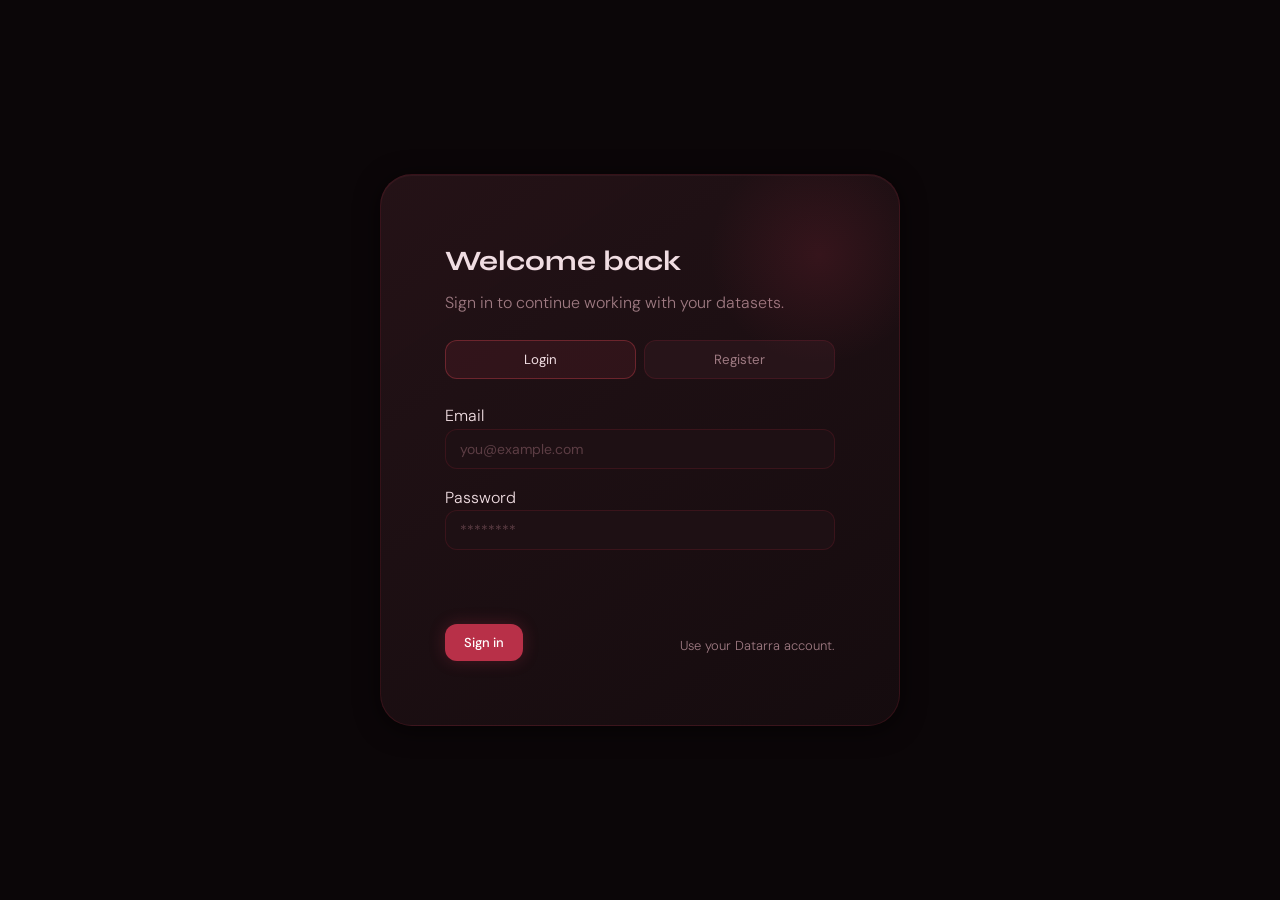
<file: frontend/pages/login.html>
<!DOCTYPE html>
<html lang="en">
<head>
  <meta charset="UTF-8" />
  <meta name="viewport" content="width=device-width, initial-scale=1.0" />
  <title>Datarra - Login</title>
  <link rel="stylesheet" href="../css/style.css" />
  <style>
    .login-shell {
      min-height: 100vh;
      display: flex;
      align-items: center;
      justify-content: center;
      padding: var(--sp-xl);
    }
    .login-card {
      width: min(520px, 100%);
      background: var(--grad-card);
      border: 1px solid var(--clr-border);
      border-radius: var(--r-xl);
      padding: var(--sp-2xl);
      box-shadow: var(--sh-card);
      position: relative;
      overflow: hidden;
    }
    .login-card::before {
      content: '';
      position: absolute;
      top: -30px;
      right: -30px;
      width: 220px;
      height: 220px;
      background: radial-gradient(circle, rgba(180,48,72,0.16) 0%, transparent 70%);
      pointer-events: none;
    }
    .login-card h1 {
      font-family: var(--font-display);
      font-size: 28px;
      margin-bottom: var(--sp-sm);
    }
    .login-card p {
      color: var(--clr-text-dim);
      margin-bottom: var(--sp-lg);
      line-height: 1.55;
    }
    .auth-tabs {
      display: flex;
      gap: var(--sp-sm);
      margin-bottom: var(--sp-lg);
    }
    .auth-tab {
      flex: 1;
      padding: 10px 14px;
      border-radius: var(--r-md);
      border: 1px solid var(--clr-border);
      background: var(--clr-glass);
      color: var(--clr-text-dim);
      cursor: pointer;
      font-family: var(--font-body);
      transition: all var(--dur-mid) var(--ease-out);
    }
    .auth-tab.active {
      color: var(--clr-text);
      border-color: var(--clr-border-hi);
      background: rgba(180,48,72,0.12);
    }
    .login-form {
      display: grid;
      gap: var(--sp-md);
    }
    .hidden {
      display: none;
    }
    .login-note {
      font-size: 13px;
      color: var(--clr-text-dim);
      margin-top: var(--sp-sm);
    }
    .login-footer {
      margin-top: var(--sp-lg);
      display: flex;
      justify-content: space-between;
      align-items: center;
      gap: var(--sp-sm);
      flex-wrap: wrap;
    }
    .login-error {
      color: var(--clr-red);
      font-size: 13px;
      min-height: 18px;
    }
  </style>
</head>

<body>
<div class="login-shell">
  <div class="login-card animate-up">
    <h1 id="auth-title">Welcome back</h1>
    <p id="auth-subtitle">Sign in to continue working with your datasets.</p>

    <div class="auth-tabs">
      <button class="auth-tab active" id="login-tab" type="button">Login</button>
      <button class="auth-tab" id="register-tab" type="button">Register</button>
    </div>

    <form class="login-form" id="auth-form">
      <div id="display-name-wrap" class="hidden">
        <label for="display-name" class="login-label">Display name</label>
        <input class="input" id="display-name" type="text" placeholder="Max" autocomplete="name" />
      </div>

      <div>
        <label for="email" class="login-label">Email</label>
        <input class="input" id="email" type="email" placeholder="you@example.com" autocomplete="email" required />
      </div>

      <div>
        <label for="password" class="login-label">Password</label>
        <input class="input" id="password" type="password" placeholder="********" autocomplete="current-password" required />
      </div>

      <div class="login-error" id="auth-error"></div>

      <div class="login-footer">
        <button type="submit" class="btn btn-solid" id="submit-btn">Sign in</button>
        <span class="login-note" id="auth-note">Use your Datarra account.</span>
      </div>
    </form>
  </div>
</div>

<script src="../js/config.js"></script>
<script src="../js/script.js"></script>
<script>
  let mode = "login";

  const loginTab = document.getElementById("login-tab");
  const registerTab = document.getElementById("register-tab");
  const title = document.getElementById("auth-title");
  const subtitle = document.getElementById("auth-subtitle");
  const displayNameWrap = document.getElementById("display-name-wrap");
  const submitBtn = document.getElementById("submit-btn");
  const note = document.getElementById("auth-note");
  const errorEl = document.getElementById("auth-error");
  const form = document.getElementById("auth-form");

  function setMode(nextMode) {
    mode = nextMode;
    errorEl.textContent = "";

    if (mode === "login") {
      loginTab.classList.add("active");
      registerTab.classList.remove("active");
      displayNameWrap.classList.add("hidden");
      title.textContent = "Welcome back";
      subtitle.textContent = "Sign in to continue working with your datasets.";
      submitBtn.textContent = "Sign in";
      note.textContent = "Use your Datarra account.";
    } else {
      registerTab.classList.add("active");
      loginTab.classList.remove("active");
      displayNameWrap.classList.remove("hidden");
      title.textContent = "Create account";
      subtitle.textContent = "Create a Datarra account to save and manage your datasets.";
      submitBtn.textContent = "Create account";
      note.textContent = "Password must be at least 8 characters.";
    }
  }

  loginTab.addEventListener("click", () => setMode("login"));
  registerTab.addEventListener("click", () => setMode("register"));

  async function login(email, password) {
    const response = await fetch(`${API_BASE_URL}/auth/login`, {
      method: "POST",
      headers: {
        "Content-Type": "application/json"
      },
      body: JSON.stringify({ email, password })
    });

    if (!response.ok) {
      throw new Error("Invalid email or password");
    }

    return response.json();
  }

  async function register(displayName, email, password) {
    const response = await fetch(`${API_BASE_URL}/auth/register`, {
      method: "POST",
      headers: {
        "Content-Type": "application/json"
      },
      body: JSON.stringify({
        display_name: displayName,
        email,
        password
      })
    });

    if (!response.ok) {
      const data = await response.json();
      throw new Error(data.detail || "Registration failed");
    }

    return response.json();
  }

  async function getMe(token) {
    const response = await fetch(`${API_BASE_URL}/auth/me`, {
      headers: {
        "Authorization": `Bearer ${token}`
      }
    });

    if (!response.ok) {
      throw new Error("Failed to load user profile");
    }

    return response.json();
  }

  async function redirectAfterLogin(token) {
    const user = await getMe(token);

    localStorage.setItem("datarra_user", JSON.stringify(user));

    window.location.href = "index.html";
  }

  form.addEventListener("submit", async (event) => {
    event.preventDefault();

    errorEl.textContent = "";

    const email = document.getElementById("email").value.trim();
    const password = document.getElementById("password").value;
    const displayName = document.getElementById("display-name").value.trim();

    try {
      if (mode === "register") {
        if (!displayName) {
          throw new Error("Display name is required");
        }

        await register(displayName, email, password);
      }

      const loginData = await login(email, password);

      localStorage.setItem("datarra_token", loginData.access_token);

      await redirectAfterLogin(loginData.access_token);

    } catch (error) {
      errorEl.textContent = error.message;
    }
  });
</script>

</body>
</html>
</file>
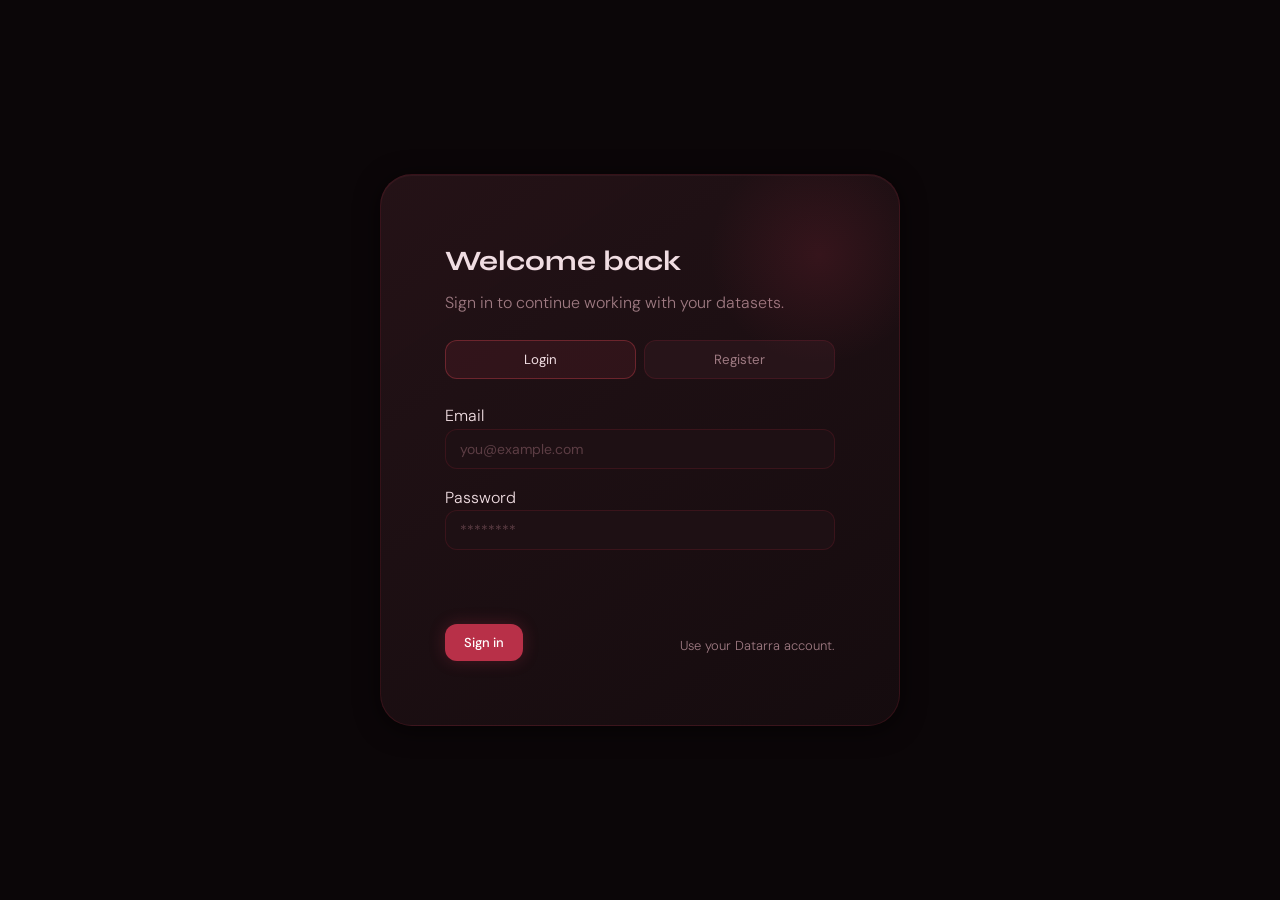
<file: frontend/pages/profile.html>
<!DOCTYPE html>
<html lang="en">
<head>
  <meta charset="UTF-8" />
  <meta name="viewport" content="width=device-width, initial-scale=1.0" />
  <title>Datarra - Profile</title>
  <link rel="stylesheet" href="../css/style.css" />
  <style>
    .profile-layout {
      display: grid;
      gap: var(--sp-lg);
    }
    .profile-panel {
      display: grid;
      grid-template-columns: 1fr 360px;
      gap: var(--sp-lg);
    }
    .profile-card {
      background: var(--grad-card);
      border: 1px solid var(--clr-border);
      border-radius: var(--r-xl);
      padding: var(--sp-xl);
      box-shadow: var(--sh-card);
      position: relative;
      overflow: hidden;
    }
    .profile-card::before {
      content: '';
      position: absolute;
      top: -40px; right: -40px;
      width: 180px; height: 180px;
      background: radial-gradient(circle, rgba(180,48,72,0.2) 0%, transparent 65%);
      pointer-events: none;
    }
    .profile-header {
      display: flex;
      align-items: center;
      gap: var(--sp-lg);
      margin-bottom: var(--sp-lg);
      flex-wrap: wrap;
    }
    .profile-avatar-large {
      width: 96px;
      height: 96px;
      border-radius: var(--r-full);
      background: var(--grad-accent);
      display: flex;
      align-items: center;
      justify-content: center;
      font-family: var(--font-display);
      font-weight: 800;
      font-size: 32px;
      color: white;
      border: 3px solid rgba(255,128,150,0.35);
      box-shadow: 0 0 30px rgba(200,57,79,0.2);
      flex-shrink: 0;
    }
    .profile-name {
      font-family: var(--font-display);
      font-size: 32px;
      margin-bottom: 6px;
    }
    .profile-role {
      color: var(--clr-text-dim);
      font-size: 13px;
      letter-spacing: 0.5px;
      text-transform: uppercase;
    }
    .profile-form {
      display: grid;
      gap: var(--sp-md);
    }
    .profile-form label {
      display: block;
      margin-bottom: 6px;
      font-size: 13px;
      color: var(--clr-text-dim);
    }
    .profile-actions {
      display: flex;
      flex-wrap: wrap;
      gap: var(--sp-sm);
      margin-top: var(--sp-md);
    }
    .stats-card-grid {
      display: grid;
      grid-template-columns: repeat(3, 1fr);
      gap: var(--sp-md);
    }
    .settings-card {
      background: var(--grad-card);
      border: 1px solid var(--clr-border);
      border-radius: var(--r-lg);
      padding: var(--sp-lg);
    }
    .settings-card h3 {
      margin-bottom: var(--sp-sm);
      font-size: 16px;
      color: var(--clr-text);
      font-weight: 600;
    }
    .settings-card p {
      font-size: 13px;
      color: var(--clr-text-dim);
      line-height: 1.6;
    }
    .profile-note {
      font-size: 13px;
      color: var(--clr-text-dim);
      margin-top: var(--sp-sm);
    }
    .profile-status-row {
      display: flex;
      justify-content: space-between;
      align-items: center;
      gap: var(--sp-sm);
      padding: 12px 0;
      border-bottom: 1px solid rgba(180,48,72,0.08);
    }
    .profile-status-row:last-child { border-bottom: none; }

    .profile-status-name {
      font-size: 14px;
      color: var(--clr-text);
      font-weight: 500;
    }
    .profile-status-value {
      font-size: 13px;
      color: var(--clr-text-dim);
      white-space: nowrap;
    }

    @media (max-width: 980px) {
      .profile-panel { grid-template-columns: 1fr; }
      .stats-card-grid { grid-template-columns: 1fr; }
    }
  </style>
</head>
<body>
<div class="app-shell">

  <aside class="sidebar">
    <div class="sidebar-logo">
      <div class="logo-mark"><img src="../assets/logo.png" alt="Description of the image" width="50" height="50"></div>
      <span class="logo-text">Datarra</span>
    </div>

    <nav class="sidebar-nav">
      <span class="nav-section-label">Workspace</span>
      <a href="index.html" class="nav-link"><span class="nav-icon">⬡</span> Dashboard</a>
      <a href="analysis.html" class="nav-link"><span class="nav-icon">◈</span> Analysis<span class="nav-badge">New</span></a>
      <a href="history.html" class="nav-link"><span class="nav-icon">◷</span> History</a>

      <span class="nav-section-label">Tools</span>
      <a href="#" class="nav-link"><span class="nav-icon">⊕</span> Datasets</a>
      <a href="#" class="nav-link"><span class="nav-icon">◎</span> Models</a>
      <a href="#" class="nav-link"><span class="nav-icon">⊞</span> Reports</a>

      <span class="nav-section-label">Account</span>
      <a href="profile.html" class="nav-link active"><span class="nav-icon">◈</span> Settings</a>
      <a href="#" class="nav-link"><span class="nav-icon">⊙</span> API Keys</a>
      <a href="admin.html" class="nav-link" data-admin-only>
        <span class="nav-icon">♛</span> Admin
      </a>
    </nav>

    <div class="sidebar-footer">
      <div class="sidebar-user">
        <div class="sidebar-avatar" id="sidebar-avatar">MM</div>
        <div class="sidebar-user-info">
          <div class="sidebar-user-name" id="sidebar-name">Max Makarov</div>
          <div class="sidebar-user-role">Admin</div>
        </div>
      </div>
    </div>
  </aside>

  <main class="main">
    <div class="topbar">
      <div class="topbar-left">
        <span class="topbar-title">Profile</span>
        <span class="topbar-sub">Update your display name, view stats, and open admin tools.</span>
      </div>
      <div class="topbar-right">
        <button class="topbar-btn" data-admin-only onclick="window.location.href='admin.html'">♛ Open Admin Panel</button>
        <button class="topbar-btn btn-primary" onclick="window.location.href='analysis.html'">＋ Open Workspace</button>
      </div>
    </div>

    <div class="page-content profile-layout">
      <div class="profile-panel animate-up">
        <div class="profile-card">
          <div class="profile-header">
            <div class="profile-avatar-large" id="profile-avatar">MM</div>
            <div>
              <div class="profile-role">Administrator</div>
              <h1 class="profile-name" id="profile-name">Max Makarov</h1>
              <p class="profile-note">Your Datarra profile holds your display name, access controls, and quick links to admin tools.</p>
            </div>
          </div>

          <div class="profile-form">
            <div>
              <label for="display-name-input">Display Name</label>
              <input id="display-name-input" class="input" type="text" placeholder="Enter your display name" />
            </div>
            <button class="btn btn-solid" id="save-name-btn">Save display name</button>
            <div class="login-error" id="profile-feedback"></div>
          </div>
        </div>

        <div class="settings-card">
          <h3>Your quick links</h3>
          <p>Use these shortcuts to reach your most important admin and workspace tools fast.</p>
          <div class="profile-actions">
            <button class="btn btn-outline" data-admin-only onclick="window.location.href='admin.html'">Open Admin Panel</button>
            <button class="btn btn-outline" onclick="window.location.href='index.html'">Dashboard</button>
            <button class="btn btn-outline" onclick="window.location.href='history.html'">History</button>
            <button class="btn btn-danger" onclick="logout()">Log out</button>
          </div>
        </div>
      </div>

      <div class="stats-card-grid animate-up animate-up-1">
        <div class="stat-card">
          <span class="stat-icon">◈</span>
          <div class="stat-value" id="user-datasets">12</div>
          <div class="stat-label">Datasets Viewed</div>
          <div class="stat-change">↑ 5 this month</div>
        </div>
        <div class="stat-card">
          <span class="stat-icon">⊞</span>
          <div class="stat-value" id="user-reports">8</div>
          <div class="stat-label">Reports Generated</div>
          <div class="stat-change">↑ 2 this week</div>
        </div>
        <div class="stat-card">
          <span class="stat-icon">⊙</span>
          <div class="stat-value" id="user-sessions">26</div>
          <div class="stat-label">AI Sessions</div>
          <div class="stat-change">↑ 12% compared to last month</div>
        </div>
      </div>
    </div>
  </main>
</div>

<script src="../js/config.js"></script>
<script src="../js/script.js"></script>
<script>
  requireAuth();
  setupAdminVisibility();

  function getInitials(name) {
    return name
      .split(" ")
      .map(part => part[0] || "")
      .slice(0, 2)
      .join("")
      .toUpperCase();
  }

  function updateProfileUI(user) {
    const name = user.display_name || "User";
    const initials = getInitials(name);

    document.getElementById("profile-name").textContent = name;
    document.getElementById("profile-avatar").textContent = initials;
    document.getElementById("sidebar-avatar").textContent = initials;
    document.getElementById("sidebar-name").textContent = name;
    document.getElementById("display-name-input").value = name;

    document.querySelector(".profile-role").textContent =
      user.is_admin ? "Administrator" : "User";

    document.querySelector(".sidebar-user-role").textContent =
      user.is_admin ? "Admin" : "User";
  }

  async function loadProfile() {
    const meResponse = await apiFetch("/auth/me");

    if (!meResponse.ok) {
    logout();
    return;
    }

    const user = await meResponse.json();

    saveUser(user);
    updateProfileUI(user);
    setupAdminVisibility(); 


    const datasetsResponse = await apiFetch("/datasets");
    const datasets = await datasetsResponse.json();

    document.getElementById("user-datasets").textContent = datasets.length;
    document.getElementById("user-reports").textContent = "0";
    document.getElementById("user-sessions").textContent = "0";
  }

  async function updateDisplayName() {
    const feedback = document.getElementById("profile-feedback");
    const newName = document.getElementById("display-name-input").value.trim();

    feedback.textContent = "";

    if (!newName) {
      feedback.textContent = "Please enter a display name.";
      return;
    }

    const response = await apiFetch("/auth/me", {
      method: "PATCH",
      headers: {
        "Content-Type": "application/json"
      },
      body: JSON.stringify({
        display_name: newName
      })
    });

    if (!response.ok) {
      feedback.textContent = "Failed to update display name.";
      return;
    }

    const updatedUser = await response.json();

    saveUser(updatedUser);
    updateProfileUI(updatedUser);

    feedback.style.color = "#4caf82";
    feedback.textContent = "Display name saved.";

    setTimeout(() => {
      feedback.textContent = "";
    }, 2500);
  }

  document.addEventListener("DOMContentLoaded", () => {
    loadProfile();

    document
      .getElementById("save-name-btn")
      .addEventListener("click", updateDisplayName);
  });
</script>

</body>
</html>
</file>
<file: frontend/css/style.css>
/* =============================================================
   DATABERRY — Global Design System
   Dark Cherry / Burgundy AI Platform
   ============================================================= */

/* ── FONTS ── */
@import url('https://fonts.googleapis.com/css2?family=Syne:wght@400;500;600;700;800&family=DM+Mono:ital,wght@0,300;0,400;0,500;1,300&family=DM+Sans:ital,opsz,wght@0,9..40,300;0,9..40,400;0,9..40,500;1,9..40,300&display=swap');

/* ── CSS VARIABLES ── */
:root {
  /* Core palette */
  --clr-void:        #0b0608;
  --clr-abyss:       #100a0c;
  --clr-surface:     #160c0f;
  --clr-raised:      #1e1014;
  --clr-glass:       #271419;
  --clr-border:      rgba(180, 40, 60, 0.18);
  --clr-border-hi:   rgba(220, 70, 80, 0.35);

  --clr-burgundy:    #6b1a28;
  --clr-wine:        #8b2235;
  --clr-cherry:      #b83048;
  --clr-red:         #d94060;
  --clr-blush:       #e8607a;
  --clr-spark:       #ff8096;

  --clr-text:        #f0dde2;
  --clr-text-dim:    #9e7a82;
  --clr-text-ghost:  #5c3d44;

  --clr-accent:      #c8394f;
  --clr-accent-glow: rgba(200, 57, 79, 0.4);

  --clr-success:     #4caf82;
  --clr-warn:        #e8963c;
  --clr-info:        #6098d4;

  /* Gradients */
  --grad-hero:    linear-gradient(135deg, #6b1a28 0%, #3a0d18 50%, #0b0608 100%);
  --grad-card:    linear-gradient(145deg, rgba(39, 20, 25, 0.9) 0%, rgba(22, 12, 15, 0.95) 100%);
  --grad-accent:  linear-gradient(90deg, #8b2235, #d94060, #b83048);
  --grad-shine:   linear-gradient(135deg, rgba(255,128,150,0.08) 0%, transparent 50%);

  /* Spacing */
  --sp-xs:  4px;
  --sp-sm:  8px;
  --sp-md:  16px;
  --sp-lg:  24px;
  --sp-xl:  40px;
  --sp-2xl: 64px;

  /* Radius */
  --r-sm:  6px;
  --r-md:  12px;
  --r-lg:  20px;
  --r-xl:  32px;
  --r-full: 9999px;

  /* Shadows */
  --sh-card:   0 4px 24px rgba(0,0,0,0.6), 0 1px 0 rgba(255,128,150,0.06) inset;
  --sh-hover:  0 8px 40px rgba(0,0,0,0.8), 0 0 0 1px var(--clr-border-hi), 0 0 20px rgba(180,48,72,0.15);
  --sh-glow:   0 0 30px rgba(200,57,79,0.3), 0 0 60px rgba(200,57,79,0.1);
  --sh-input:  0 0 0 2px var(--clr-accent-glow);

  /* Typography */
  --font-display: 'Syne', sans-serif;
  --font-body:    'DM Sans', sans-serif;
  --font-mono:    'DM Mono', monospace;

  /* Motion */
  --ease-out:   cubic-bezier(0.16, 1, 0.3, 1);
  --ease-in:    cubic-bezier(0.7, 0, 0.84, 0);
  --ease-back:  cubic-bezier(0.34, 1.56, 0.64, 1);
  --dur-fast:   120ms;
  --dur-mid:    250ms;
  --dur-slow:   450ms;

  /* Sidebar */
  --sidebar-w: 240px;
}

/* ── RESET & BASE ── */
*, *::before, *::after { box-sizing: border-box; margin: 0; padding: 0; }

html { font-size: 16px; scroll-behavior: smooth; }

body {
  background-color: var(--clr-void);
  color: var(--clr-text);
  font-family: var(--font-body);
  font-weight: 300;
  line-height: 1.6;
  min-height: 100vh;
  overflow-x: hidden;
  -webkit-font-smoothing: antialiased;
}

/* Scrollbar */
::-webkit-scrollbar { width: 6px; height: 6px; }
::-webkit-scrollbar-track { background: var(--clr-abyss); }
::-webkit-scrollbar-thumb { background: var(--clr-wine); border-radius: var(--r-full); }
::-webkit-scrollbar-thumb:hover { background: var(--clr-cherry); }

/* ── LAYOUT ── */
.app-shell {
  display: flex;
  min-height: 100vh;
}

/* ── SIDEBAR ── */
.sidebar {
  width: var(--sidebar-w);
  background: var(--clr-abyss);
  border-right: 1px solid var(--clr-border);
  display: flex;
  flex-direction: column;
  position: fixed;
  top: 0; left: 0; bottom: 0;
  z-index: 100;
  padding: var(--sp-lg) 0;
  overflow: hidden;
}

.sidebar::before {
  content: '';
  position: absolute;
  top: 0; left: 0; right: 0;
  height: 200px;
  background: radial-gradient(ellipse at 50% -20%, rgba(180,48,72,0.25) 0%, transparent 70%);
  pointer-events: none;
}

.sidebar-logo {
  padding: 0 var(--sp-lg) var(--sp-xl);
  display: flex;
  align-items: center;
  gap: var(--sp-sm);
}

.logo-mark {
  width: 32px; height: 32px;
  background: var(--grad-accent);
  border-radius: var(--r-sm);
  display: flex; align-items: center; justify-content: center;
  font-family: var(--font-display);
  font-weight: 800;
  font-size: 14px;
  color: white;
  box-shadow: var(--sh-glow);
  flex-shrink: 0;
}

.logo-text {
  font-family: var(--font-display);
  font-weight: 700;
  font-size: 18px;
  letter-spacing: -0.5px;
  background: var(--grad-accent);
  -webkit-background-clip: text;
  -webkit-text-fill-color: transparent;
}

.sidebar-nav {
  flex: 1;
  padding: 0 var(--sp-sm);
  display: flex;
  flex-direction: column;
  gap: var(--sp-xs);
}

.nav-section-label {
  font-size: 10px;
  font-weight: 500;
  letter-spacing: 1.5px;
  text-transform: uppercase;
  color: var(--clr-text-ghost);
  padding: var(--sp-md) var(--sp-sm) var(--sp-xs);
}

.nav-link {
  display: flex;
  align-items: center;
  gap: 10px;
  padding: 10px var(--sp-sm);
  border-radius: var(--r-md);
  color: var(--clr-text-dim);
  text-decoration: none;
  font-size: 14px;
  font-weight: 400;
  transition: all var(--dur-mid) var(--ease-out);
  position: relative;
  overflow: hidden;
}

.nav-link::before {
  content: '';
  position: absolute;
  inset: 0;
  background: var(--grad-shine);
  opacity: 0;
  transition: opacity var(--dur-mid);
}

.nav-link:hover {
  color: var(--clr-text);
  background: rgba(180,48,72,0.1);
}

.nav-link:hover::before { opacity: 1; }

.nav-link.active {
  background: rgba(180,48,72,0.18);
  color: var(--clr-spark);
  border: 1px solid var(--clr-border-hi);
  box-shadow: 0 0 12px rgba(180,48,72,0.15) inset;
}

.nav-link .nav-icon {
  width: 18px; height: 18px;
  display: flex; align-items: center; justify-content: center;
  font-size: 16px;
  flex-shrink: 0;
}

.nav-badge {
  margin-left: auto;
  background: var(--clr-cherry);
  color: white;
  font-size: 10px;
  font-weight: 600;
  padding: 1px 6px;
  border-radius: var(--r-full);
}

.sidebar-footer {
  padding: var(--sp-md) var(--sp-lg);
  border-top: 1px solid var(--clr-border);
}

.sidebar-user {
  display: flex;
  align-items: center;
  gap: 10px;
}

.sidebar-avatar {
  width: 32px; height: 32px;
  border-radius: var(--r-full);
  background: var(--grad-accent);
  display: flex; align-items: center; justify-content: center;
  font-family: var(--font-display);
  font-weight: 700;
  font-size: 12px;
  color: white;
  flex-shrink: 0;
}

.sidebar-user-info { flex: 1; min-width: 0; }
.sidebar-user-name { font-size: 13px; font-weight: 500; color: var(--clr-text); white-space: nowrap; overflow: hidden; text-overflow: ellipsis; }
.sidebar-user-role { font-size: 11px; color: var(--clr-text-dim); }

/* ── MAIN CONTENT ── */
.main {
  margin-left: var(--sidebar-w);
  flex: 1;
  display: flex;
  flex-direction: column;
  min-height: 100vh;
}

/* ── TOPBAR ── */
.topbar {
  height: 64px;
  display: flex;
  align-items: center;
  justify-content: space-between;
  padding: 0 var(--sp-xl);
  border-bottom: 1px solid var(--clr-border);
  background: rgba(10, 6, 8, 0.8);
  backdrop-filter: blur(20px);
  position: sticky;
  top: 0;
  z-index: 50;
}

.topbar-left { display: flex; flex-direction: column; }
.topbar-title {
  font-family: var(--font-display);
  font-weight: 700;
  font-size: 18px;
  letter-spacing: -0.3px;
}
.topbar-sub { font-size: 12px; color: var(--clr-text-dim); }

.topbar-right { display: flex; align-items: center; gap: var(--sp-md); }

.topbar-btn {
  display: flex; align-items: center; gap: var(--sp-sm);
  padding: 8px 16px;
  background: var(--clr-glass);
  border: 1px solid var(--clr-border);
  border-radius: var(--r-md);
  color: var(--clr-text-dim);
  font-size: 13px;
  cursor: pointer;
  transition: all var(--dur-mid) var(--ease-out);
  font-family: var(--font-body);
}
.topbar-btn:hover {
  color: var(--clr-text);
  border-color: var(--clr-border-hi);
  background: var(--clr-raised);
}

.btn-primary {
  background: var(--clr-cherry);
  border-color: transparent;
  color: white;
  font-weight: 500;
  box-shadow: 0 0 16px rgba(180,48,72,0.3);
}
.btn-primary:hover {
  background: var(--clr-red);
  box-shadow: var(--sh-glow);
  color: white;
  border-color: transparent;
}

/* ── PAGE CONTENT ── */
.page-content {
  flex: 1;
  padding: var(--sp-xl);
  display: flex;
  flex-direction: column;
  gap: var(--sp-xl);
}

/* ── CARDS ── */
.card {
  background: var(--grad-card);
  border: 1px solid var(--clr-border);
  border-radius: var(--r-lg);
  padding: var(--sp-lg);
  box-shadow: var(--sh-card);
  position: relative;
  overflow: hidden;
  transition: box-shadow var(--dur-mid) var(--ease-out), border-color var(--dur-mid);
}

.card::before {
  content: '';
  position: absolute;
  top: 0; left: 0; right: 0;
  height: 1px;
  background: linear-gradient(90deg, transparent, rgba(255,128,150,0.3), transparent);
}

.card:hover {
  box-shadow: var(--sh-hover);
  border-color: var(--clr-border-hi);
}

.card-glass {
  background: rgba(39, 20, 25, 0.5);
  backdrop-filter: blur(16px);
}

.card-header {
  display: flex;
  align-items: center;
  justify-content: space-between;
  margin-bottom: var(--sp-md);
}

.card-title {
  font-family: var(--font-display);
  font-weight: 600;
  font-size: 15px;
  color: var(--clr-text);
}

.card-badge {
  font-size: 11px;
  padding: 2px 10px;
  border-radius: var(--r-full);
  border: 1px solid var(--clr-border-hi);
  color: var(--clr-spark);
  background: rgba(180,48,72,0.1);
}

/* ── STAT CARDS ── */
.stats-grid {
  display: grid;
  grid-template-columns: repeat(4, 1fr);
  gap: var(--sp-md);
}

.stat-card {
  background: var(--grad-card);
  border: 1px solid var(--clr-border);
  border-radius: var(--r-lg);
  padding: var(--sp-lg);
  box-shadow: var(--sh-card);
  position: relative;
  overflow: hidden;
  transition: all var(--dur-mid) var(--ease-out);
  cursor: default;
}

.stat-card::after {
  content: '';
  position: absolute;
  bottom: 0; right: 0;
  width: 80px; height: 80px;
  background: radial-gradient(circle, rgba(180,48,72,0.2) 0%, transparent 70%);
  pointer-events: none;
}

.stat-card:hover {
  box-shadow: var(--sh-hover);
  border-color: var(--clr-border-hi);
  transform: translateY(-2px);
}

.stat-icon {
  font-size: 22px;
  margin-bottom: var(--sp-md);
  display: block;
}

.stat-value {
  font-family: var(--font-display);
  font-weight: 800;
  font-size: 32px;
  line-height: 1;
  margin-bottom: var(--sp-xs);
  background: var(--grad-accent);
  -webkit-background-clip: text;
  -webkit-text-fill-color: transparent;
}

.stat-label {
  font-size: 13px;
  color: var(--clr-text-dim);
}

.stat-change {
  font-size: 11px;
  color: var(--clr-success);
  margin-top: var(--sp-xs);
  display: flex;
  align-items: center;
  gap: 4px;
}

/* ── SECTION HEADERS ── */
.section-header {
  display: flex;
  align-items: center;
  justify-content: space-between;
  margin-bottom: var(--sp-lg);
}

.section-title {
  font-family: var(--font-display);
  font-weight: 700;
  font-size: 20px;
  letter-spacing: -0.3px;
}

.section-link {
  font-size: 13px;
  color: var(--clr-cherry);
  text-decoration: none;
  display: flex;
  align-items: center;
  gap: 4px;
  transition: color var(--dur-fast);
}
.section-link:hover { color: var(--clr-spark); }

/* ── ACTIVITY LIST ── */
.activity-list { display: flex; flex-direction: column; gap: var(--sp-sm); }

.activity-item {
  display: flex;
  align-items: center;
  gap: var(--sp-md);
  padding: var(--sp-md);
  border-radius: var(--r-md);
  background: rgba(255,255,255,0.02);
  border: 1px solid transparent;
  transition: all var(--dur-mid) var(--ease-out);
  cursor: pointer;
}

.activity-item:hover {
  background: rgba(180,48,72,0.08);
  border-color: var(--clr-border);
}

.activity-dot {
  width: 8px; height: 8px;
  border-radius: var(--r-full);
  flex-shrink: 0;
}

.dot-green { background: var(--clr-success); box-shadow: 0 0 8px var(--clr-success); }
.dot-red   { background: var(--clr-cherry);  box-shadow: 0 0 8px var(--clr-cherry); }
.dot-blue  { background: var(--clr-info);    box-shadow: 0 0 8px var(--clr-info); }
.dot-warn  { background: var(--clr-warn);    box-shadow: 0 0 8px var(--clr-warn); }

.activity-content { flex: 1; }
.activity-title { font-size: 14px; font-weight: 400; color: var(--clr-text); }
.activity-meta  { font-size: 12px; color: var(--clr-text-dim); margin-top: 2px; }
.activity-time  { font-size: 12px; color: var(--clr-text-ghost); font-family: var(--font-mono); flex-shrink: 0; }

/* ── QUICK ACTIONS ── */
.quick-actions-grid {
  display: grid;
  grid-template-columns: repeat(3, 1fr);
  gap: var(--sp-md);
}

.quick-action {
  background: var(--grad-card);
  border: 1px solid var(--clr-border);
  border-radius: var(--r-lg);
  padding: var(--sp-lg);
  display: flex;
  flex-direction: column;
  align-items: flex-start;
  gap: var(--sp-sm);
  cursor: pointer;
  transition: all var(--dur-mid) var(--ease-out);
  text-decoration: none;
  color: inherit;
  position: relative;
  overflow: hidden;
}

.quick-action::before {
  content: '';
  position: absolute;
  inset: 0;
  background: var(--grad-shine);
  opacity: 0;
  transition: opacity var(--dur-mid);
}

.quick-action:hover {
  box-shadow: var(--sh-hover);
  border-color: var(--clr-border-hi);
  transform: translateY(-3px);
}

.quick-action:hover::before { opacity: 1; }

.qa-icon {
  width: 44px; height: 44px;
  background: rgba(180,48,72,0.15);
  border: 1px solid var(--clr-border-hi);
  border-radius: var(--r-md);
  display: flex; align-items: center; justify-content: center;
  font-size: 20px;
}

.qa-title { font-family: var(--font-display); font-weight: 600; font-size: 14px; color: var(--clr-text); }
.qa-desc  { font-size: 12px; color: var(--clr-text-dim); }

/* ── PROFILE CARD ── */
.profile-hero {
  background: var(--grad-hero);
  border-radius: var(--r-xl);
  padding: var(--sp-xl);
  position: relative;
  overflow: hidden;
  border: 1px solid var(--clr-border);
  display: flex;
  align-items: center;
  gap: var(--sp-xl);
}

.profile-hero::before {
  content: '';
  position: absolute;
  top: -60px; right: -60px;
  width: 300px; height: 300px;
  background: radial-gradient(circle, rgba(200,57,79,0.3) 0%, transparent 70%);
  pointer-events: none;
}

.profile-hero::after {
  content: '';
  position: absolute;
  bottom: -40px; left: 30%;
  width: 200px; height: 200px;
  background: radial-gradient(circle, rgba(107,26,40,0.4) 0%, transparent 70%);
  pointer-events: none;
}

.profile-avatar-wrap {
  position: relative;
  flex-shrink: 0;
  z-index: 1;
}

.profile-avatar {
  width: 100px; height: 100px;
  border-radius: var(--r-full);
  background: var(--grad-accent);
  display: flex; align-items: center; justify-content: center;
  font-family: var(--font-display);
  font-weight: 800;
  font-size: 36px;
  color: white;
  border: 3px solid rgba(255,128,150,0.4);
  box-shadow: 0 0 40px rgba(200,57,79,0.5);
}

.profile-status {
  position: absolute;
  bottom: 4px; right: 4px;
  width: 18px; height: 18px;
  background: var(--clr-success);
  border-radius: var(--r-full);
  border: 2px solid var(--clr-abyss);
  box-shadow: 0 0 8px var(--clr-success);
}

.profile-info { z-index: 1; }
.profile-role-badge {
  display: inline-flex;
  align-items: center;
  gap: var(--sp-xs);
  background: rgba(180,48,72,0.2);
  border: 1px solid var(--clr-border-hi);
  border-radius: var(--r-full);
  padding: 3px 12px;
  font-size: 11px;
  font-weight: 500;
  color: var(--clr-spark);
  letter-spacing: 0.5px;
  margin-bottom: var(--sp-sm);
}

.profile-name {
  font-family: var(--font-display);
  font-weight: 800;
  font-size: 36px;
  letter-spacing: -1px;
  line-height: 1;
  margin-bottom: var(--sp-sm);
}

.profile-bio { font-size: 14px; color: rgba(240,221,226,0.7); max-width: 500px; }

.profile-actions { margin-top: var(--sp-lg); display: flex; gap: var(--sp-sm); }

/* ── HERO TAGLINE ── */
.hero-tag {
  font-size: 11px;
  font-weight: 500;
  letter-spacing: 2px;
  text-transform: uppercase;
  color: var(--clr-cherry);
  font-family: var(--font-mono);
  margin-bottom: var(--sp-sm);
  display: flex;
  align-items: center;
  gap: var(--sp-sm);
}

.hero-tag::before {
  content: '';
  width: 20px; height: 1px;
  background: var(--clr-cherry);
}

/* ── FORMS & INPUTS ── */
.input {
  width: 100%;
  background: var(--clr-raised);
  border: 1px solid var(--clr-border);
  border-radius: var(--r-md);
  color: var(--clr-text);
  font-family: var(--font-body);
  font-size: 14px;
  padding: 10px 14px;
  outline: none;
  transition: all var(--dur-mid) var(--ease-out);
}

.input:focus {
  border-color: var(--clr-cherry);
  box-shadow: var(--sh-input);
}

.input::placeholder { color: var(--clr-text-ghost); }

/* ── TAGS / CHIPS ── */
.chip {
  display: inline-flex;
  align-items: center;
  gap: 4px;
  padding: 4px 10px;
  border-radius: var(--r-full);
  font-size: 11px;
  font-weight: 500;
}

.chip-success { background: rgba(76,175,130,0.15); color: var(--clr-success); border: 1px solid rgba(76,175,130,0.3); }
.chip-warn    { background: rgba(232,150,60,0.15);  color: var(--clr-warn);    border: 1px solid rgba(232,150,60,0.3); }
.chip-info    { background: rgba(96,152,212,0.15);  color: var(--clr-info);    border: 1px solid rgba(96,152,212,0.3); }
.chip-cherry  { background: rgba(180,48,72,0.15);   color: var(--clr-spark);   border: 1px solid var(--clr-border-hi); }

/* ── TABLE ── */
.data-table {
  width: 100%;
  border-collapse: collapse;
  font-size: 13px;
}

.data-table th {
  text-align: left;
  padding: 10px 14px;
  font-family: var(--font-display);
  font-weight: 600;
  font-size: 11px;
  letter-spacing: 0.8px;
  text-transform: uppercase;
  color: var(--clr-text-dim);
  border-bottom: 1px solid var(--clr-border);
}

.data-table td {
  padding: 12px 14px;
  border-bottom: 1px solid rgba(180,48,72,0.08);
  color: var(--clr-text);
  transition: background var(--dur-fast);
}

.data-table tr:hover td {
  background: rgba(180,48,72,0.05);
}

.data-table tr:last-child td { border-bottom: none; }

/* ── BUTTONS ── */
.btn {
  display: inline-flex;
  align-items: center;
  gap: var(--sp-sm);
  padding: 9px 18px;
  border-radius: var(--r-md);
  font-family: var(--font-body);
  font-size: 13px;
  font-weight: 500;
  cursor: pointer;
  border: 1px solid transparent;
  transition: all var(--dur-mid) var(--ease-out);
  text-decoration: none;
  white-space: nowrap;
}

.btn-sm { padding: 6px 14px; font-size: 12px; }
.btn-lg { padding: 12px 24px; font-size: 15px; }

.btn-solid {
  background: var(--clr-cherry);
  color: white;
  box-shadow: 0 0 16px rgba(180,48,72,0.3);
}
.btn-solid:hover {
  background: var(--clr-red);
  box-shadow: var(--sh-glow);
  transform: translateY(-1px);
}

.btn-outline {
  background: transparent;
  border-color: var(--clr-border-hi);
  color: var(--clr-text-dim);
}
.btn-outline:hover {
  background: rgba(180,48,72,0.1);
  color: var(--clr-text);
  border-color: var(--clr-cherry);
}

.btn-ghost {
  background: transparent;
  color: var(--clr-text-dim);
}
.btn-ghost:hover {
  background: rgba(180,48,72,0.08);
  color: var(--clr-text);
}

.btn-danger {
  background: transparent;
  border-color: rgba(200,57,79,0.3);
  color: var(--clr-cherry);
}
.btn-danger:hover {
  background: rgba(200,57,79,0.15);
  border-color: var(--clr-cherry);
}

.btn:active { transform: scale(0.97); }

/* ── GRID LAYOUTS ── */
.grid-2 { display: grid; grid-template-columns: 1fr 1fr; gap: var(--sp-lg); }
.grid-3 { display: grid; grid-template-columns: 1fr 1fr 1fr; gap: var(--sp-md); }

/* ── SEPARATOR ── */
.sep {
  height: 1px;
  background: linear-gradient(90deg, transparent, var(--clr-border), transparent);
  margin: var(--sp-lg) 0;
}

/* ── PULSE ANIMATION ── */
@keyframes pulse-glow {
  0%, 100% { box-shadow: 0 0 4px rgba(200,57,79,0.4); }
  50%       { box-shadow: 0 0 12px rgba(200,57,79,0.8); }
}

@keyframes slide-up {
  from { opacity: 0; transform: translateY(16px); }
  to   { opacity: 1; transform: translateY(0); }
}

@keyframes fade-in {
  from { opacity: 0; }
  to   { opacity: 1; }
}

@keyframes spin {
  to { transform: rotate(360deg); }
}

@keyframes shimmer {
  0%   { background-position: -200% 0; }
  100% { background-position: 200% 0; }
}

.animate-up { animation: slide-up var(--dur-slow) var(--ease-out) both; }
.animate-up-1 { animation-delay: 60ms; }
.animate-up-2 { animation-delay: 120ms; }
.animate-up-3 { animation-delay: 180ms; }
.animate-up-4 { animation-delay: 240ms; }

/* ── LOADING SKELETON ── */
.skeleton {
  background: linear-gradient(90deg, var(--clr-glass) 25%, var(--clr-raised) 50%, var(--clr-glass) 75%);
  background-size: 200% 100%;
  animation: shimmer 1.5s infinite;
  border-radius: var(--r-sm);
}

/* ── MONO TEXT ── */
.mono { font-family: var(--font-mono); }

/* ── ACCENT TEXT ── */
.text-accent {
  background: var(--grad-accent);
  -webkit-background-clip: text;
  -webkit-text-fill-color: transparent;
}

/* ── PROGRESS BAR ── */
.progress-bar {
  height: 4px;
  background: var(--clr-raised);
  border-radius: var(--r-full);
  overflow: hidden;
}

.progress-fill {
  height: 100%;
  background: var(--grad-accent);
  border-radius: var(--r-full);
  transition: width 0.8s var(--ease-out);
}

/* ── TOOLTIP ── */
[data-tip] { position: relative; }
[data-tip]:hover::after {
  content: attr(data-tip);
  position: absolute;
  bottom: calc(100% + 6px);
  left: 50%;
  transform: translateX(-50%);
  background: var(--clr-raised);
  border: 1px solid var(--clr-border);
  border-radius: var(--r-sm);
  padding: 4px 10px;
  font-size: 11px;
  white-space: nowrap;
  pointer-events: none;
  z-index: 200;
}

/* ── RESPONSIVE ── */
@media (max-width: 1200px) {
  .stats-grid { grid-template-columns: repeat(2, 1fr); }
  .quick-actions-grid { grid-template-columns: repeat(2, 1fr); }
}

@media (max-width: 900px) {
  :root { --sidebar-w: 0px; }
  .sidebar { display: none; }
  .main { margin-left: 0; }
  .page-content { padding: var(--sp-lg); }
  .profile-hero { flex-direction: column; }
  .grid-2 { grid-template-columns: 1fr; }
}

@media (max-width: 600px) {
  .stats-grid { grid-template-columns: 1fr 1fr; }
  .topbar { padding: 0 var(--sp-lg); }
  .page-content { padding: var(--sp-md); }
}
</file>
